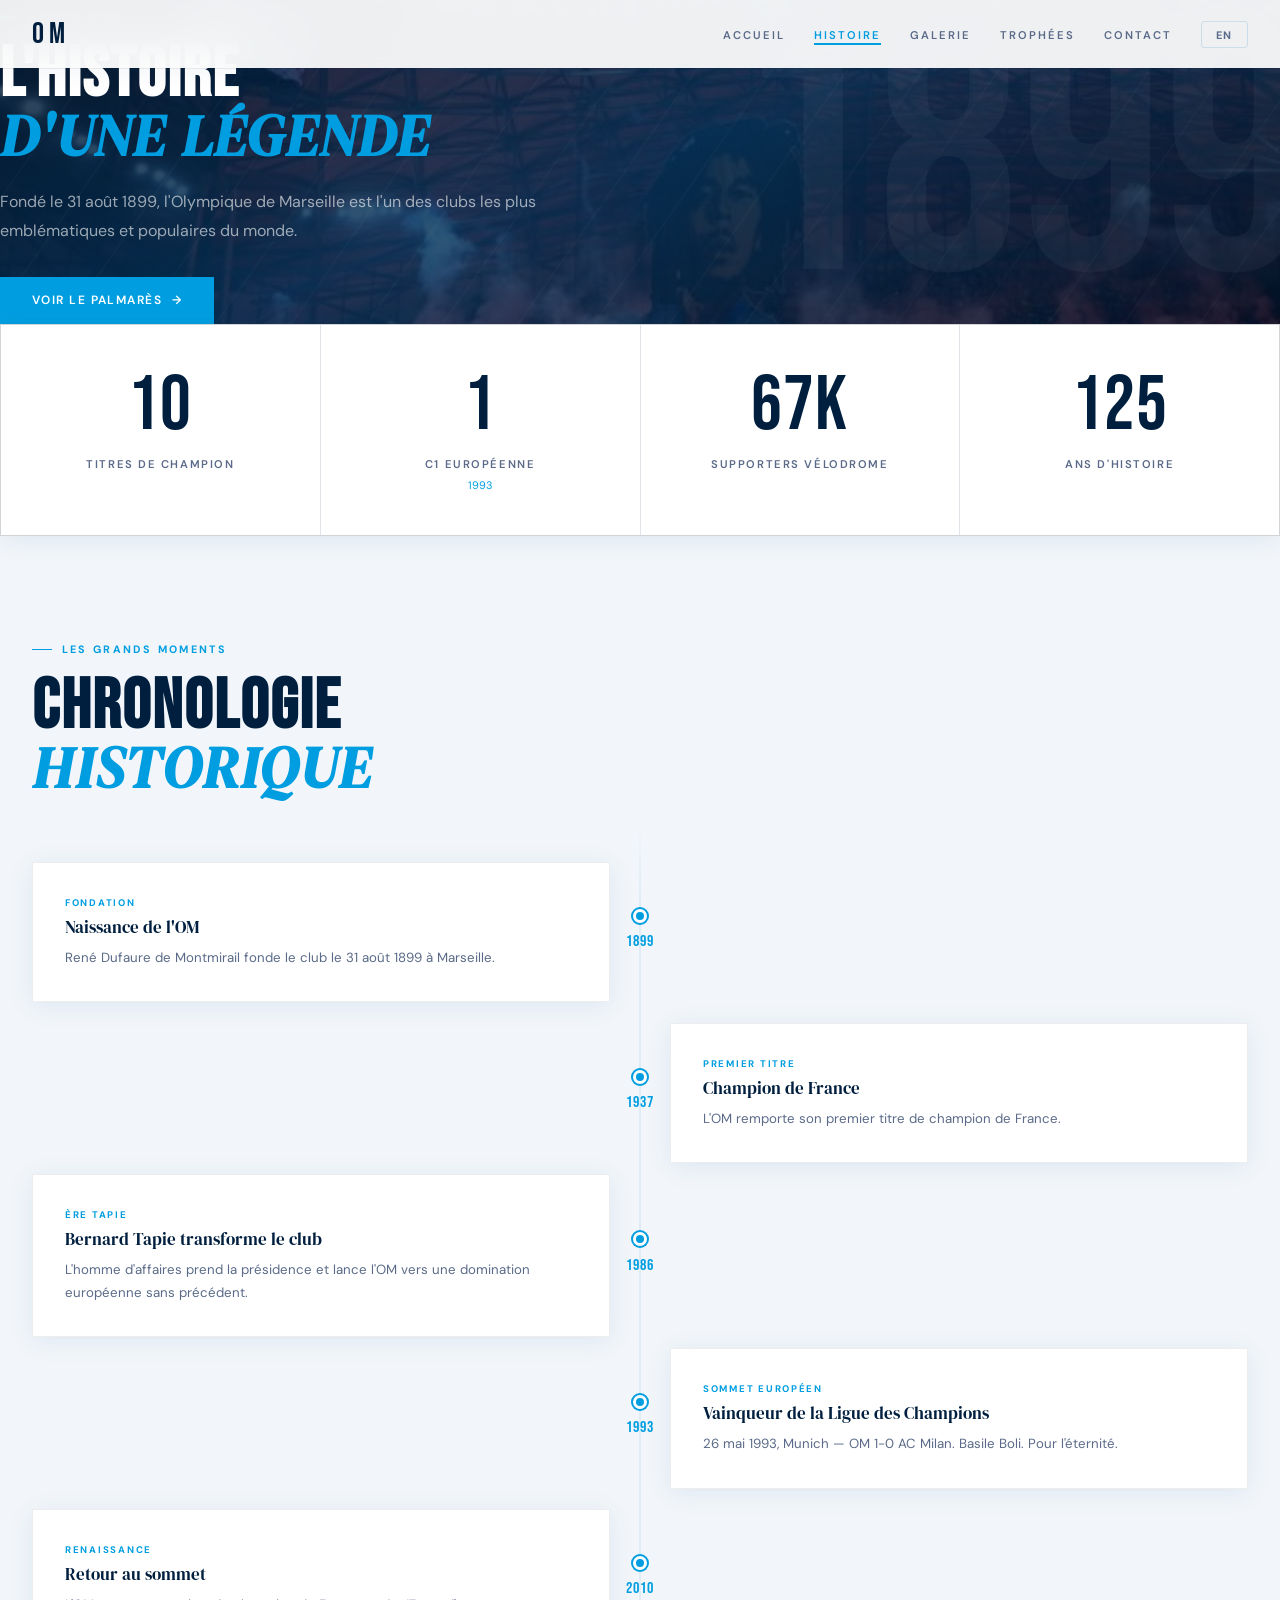
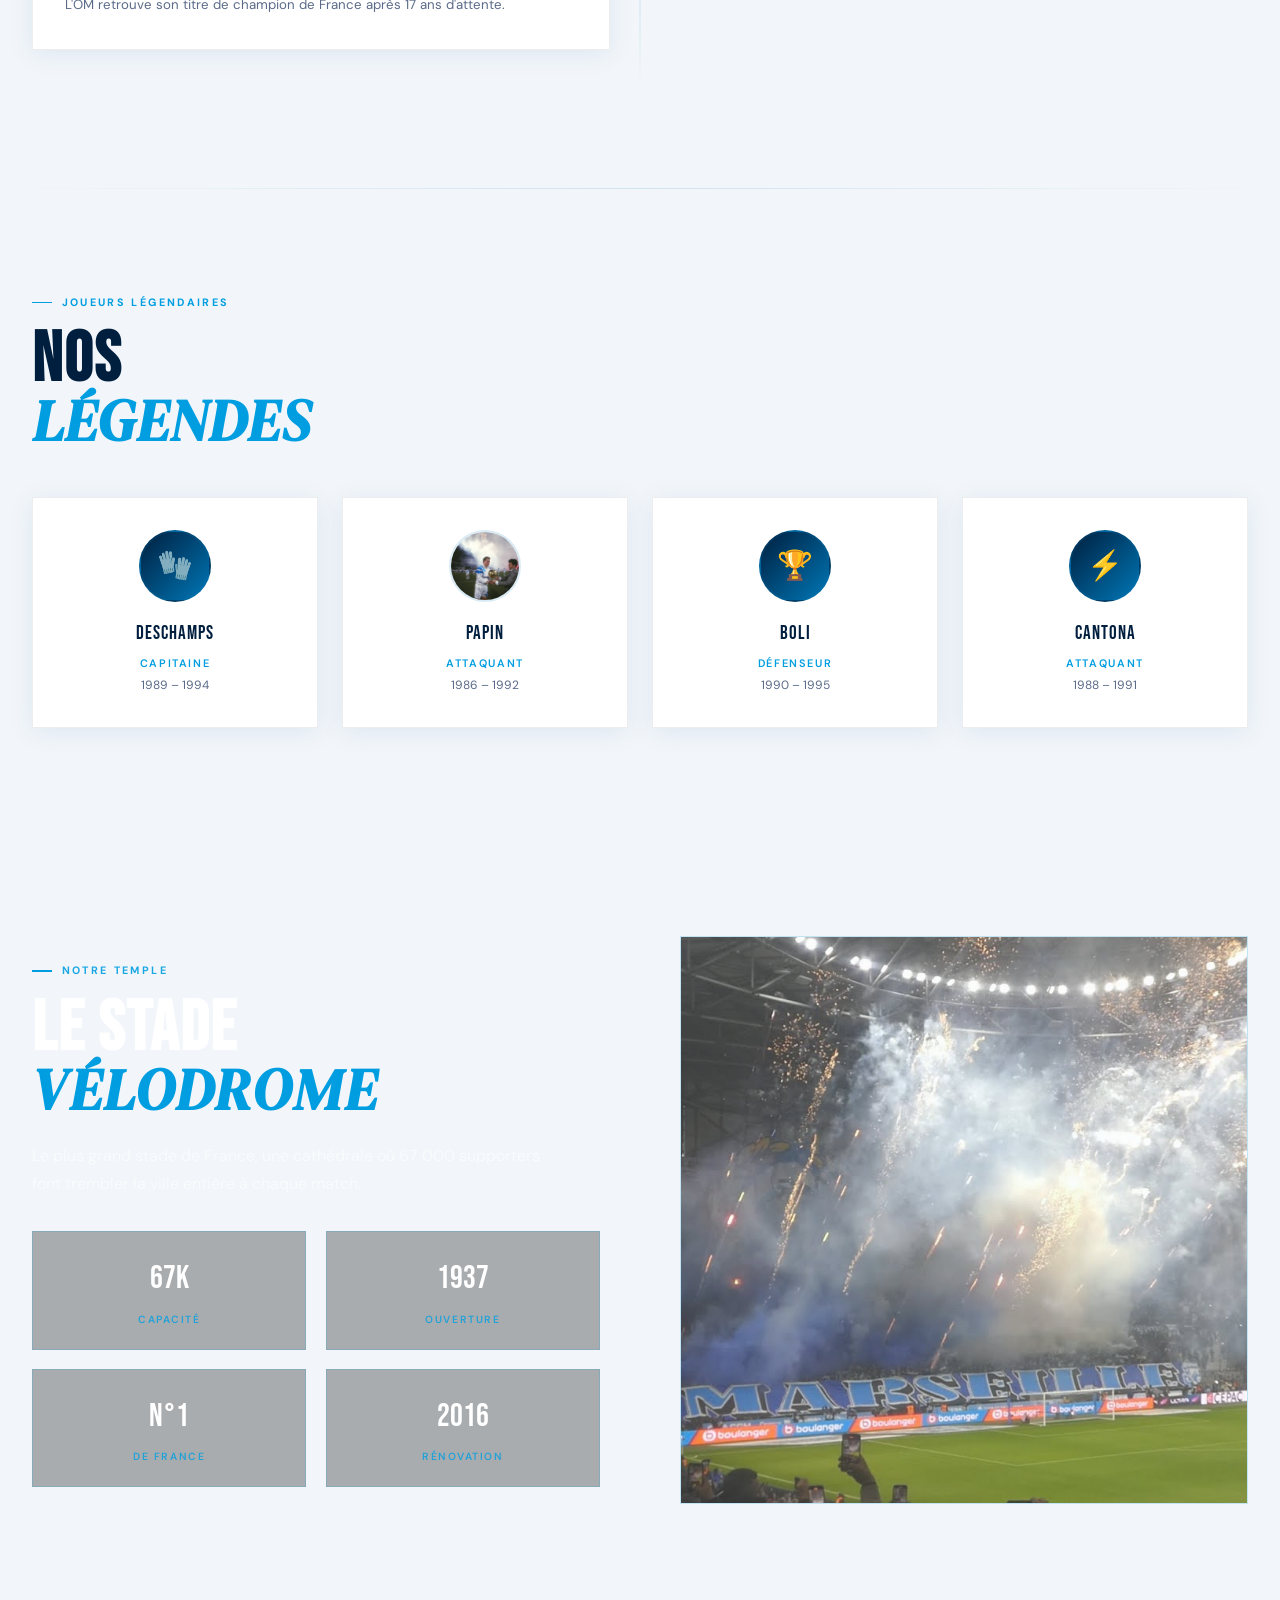
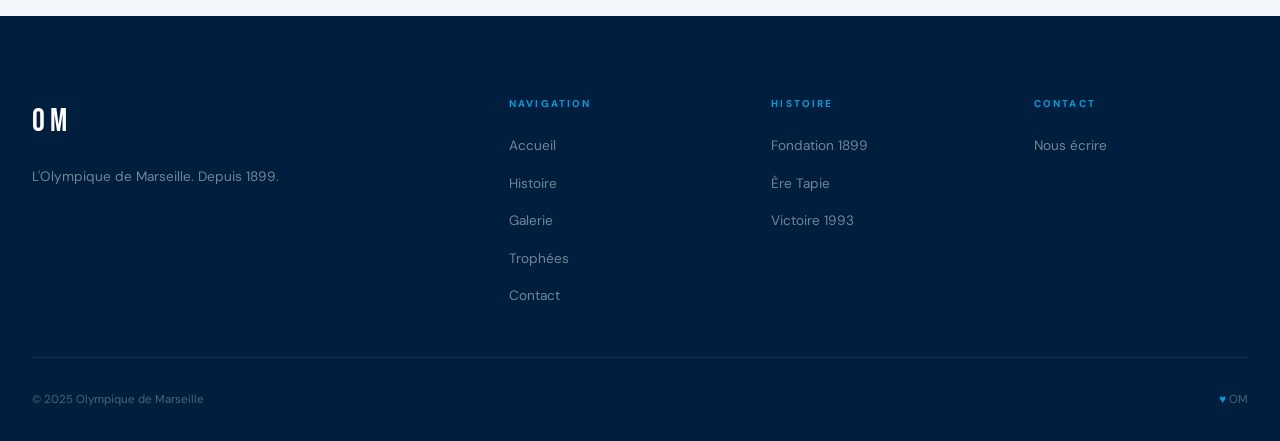
<file: om-site/about.html>
<!DOCTYPE html>
<html lang="fr">
<head>
  <meta charset="UTF-8">
  <meta name="viewport" content="width=device-width,initial-scale=1.0">
  <title>Histoire — Olympique de Marseille</title>
  <link rel="preconnect" href="https://fonts.googleapis.com">
  <link rel="preconnect" href="https://fonts.gstatic.com" crossorigin>
  <link href="https://fonts.googleapis.com/css2?family=Bebas+Neue&family=DM+Serif+Display:ital@0;1&family=DM+Sans:wght@300;400;500;600&display=swap" rel="stylesheet">
  <link rel="stylesheet" href="style.css">
  <style>
  .about-hero{position:relative;padding:calc(var(--nav-h)+5rem) 2rem 4rem;background:linear-gradient(160deg,#001229 0%,#003058 50%,#001229 100%);overflow:hidden;}
  .about-hero::before{content:'';position:absolute;inset:-100%;background:repeating-linear-gradient(-55deg,transparent 0,transparent 60px,rgba(255,255,255,.025) 60px,rgba(255,255,255,.025) 62px);animation:stripes 50s linear infinite;}
  @keyframes stripes{to{transform:translateX(124px);}}
  .about-wm{position:absolute;right:-2%;top:50%;transform:translateY(-50%);font-family:var(--fd);font-size:clamp(20vw,28vw,38vw);color:rgba(255,255,255,.04);pointer-events:none;line-height:1;}
  .about-hero .section-title,.about-hero .section-tag{position:relative;z-index:1;}
  .about-hero .section-title{color:#fff;}
  .about-hero .section-lead{color:rgba(255,255,255,.6);}

  /* TIMELINE */
  .timeline-wrap{position:relative;padding:2rem 0;}
  .timeline-wrap::before{content:'';position:absolute;left:50%;top:0;bottom:0;width:1px;background:linear-gradient(to bottom,transparent,var(--border) 10%,var(--border) 90%,transparent);transform:translateX(-50%);}
  .tl-item{display:grid;grid-template-columns:1fr 60px 1fr;align-items:center;min-height:160px;margin-bottom:1px;}
  .tl-card{background:var(--white);border:1px solid var(--border2);padding:2rem;box-shadow:var(--shadow);transition:border-color .3s,transform .3s var(--ease);}
  .tl-card:hover{border-color:var(--border);transform:translateX(-4px);}
  .tl-card-right{border-color:var(--border2);}
  .tl-card-right:hover{transform:translateX(4px);}
  .tl-empty{background:transparent;border:none;box-shadow:none;}
  .tl-mid{display:flex;flex-direction:column;align-items:center;gap:.4rem;}
  .tl-dot{width:14px;height:14px;border-radius:50%;background:var(--blue);border:3px solid var(--white);box-shadow:0 0 0 2px var(--blue);flex-shrink:0;transition:transform .3s var(--ease);}
  .tl-item:hover .tl-dot{transform:scale(1.5);}
  .tl-year{font-family:var(--fd);font-size:1rem;letter-spacing:1px;color:var(--blue);}
  .tl-tag{font-size:.6rem;font-weight:700;letter-spacing:.18em;text-transform:uppercase;color:var(--blue);margin-bottom:.4rem;display:block;}
  .tl-title{font-family:var(--fs);font-size:1.05rem;color:var(--navy);margin-bottom:.5rem;line-height:1.3;}
  .tl-text{font-size:.83rem;color:var(--muted);line-height:1.7;}

  /* LEGENDS */
  .legends-grid{display:grid;grid-template-columns:repeat(4,1fr);gap:1.5rem;margin-top:3rem;}
  .legend-card{background:var(--white);border:1px solid var(--border2);padding:2rem;text-align:center;box-shadow:var(--shadow);transition:transform .3s var(--ease),box-shadow .3s,border-color .3s;}
  .legend-card:hover{transform:translateY(-6px);box-shadow:var(--shadow2);border-color:var(--border);}
  .legend-avatar{width:72px;height:72px;border-radius:50%;background:linear-gradient(135deg,var(--navy),var(--blue-d));margin:0 auto 1rem;display:flex;align-items:center;justify-content:center;font-size:1.8rem;border:2px solid var(--border);transition:border-color .3s,box-shadow .3s;}
  .legend-card:hover .legend-avatar{border-color:var(--blue);box-shadow:0 0 20px rgba(0,158,224,.2);}
  .legend-name{font-family:var(--fd);font-size:1.2rem;letter-spacing:1px;color:var(--navy);}
  .legend-role{font-size:.68rem;font-weight:600;letter-spacing:.15em;text-transform:uppercase;color:var(--blue);margin-top:.3rem;}
  .legend-years{font-size:.75rem;color:var(--muted);margin-top:.2rem;}

  /* VELODROME */
  .velo-section{background:linear-gradient(160deg,#001229,#002a5e,#004080);padding:7rem 2rem;position:relative;overflow:hidden;background-attachment:fixed;}
  .velo-section::before{content:'';position:absolute;inset:-100%;background:repeating-linear-gradient(-55deg,transparent 0,transparent 60px,rgba(255,255,255,.02) 60px,rgba(255,255,255,.02) 62px);animation:stripes 50s linear infinite;}
  .velo-inner{max-width:var(--max);margin:0 auto;display:grid;grid-template-columns:1fr 1fr;gap:5rem;align-items:center;position:relative;}
  .velo-text .section-title{color:#fff;}
  .velo-text .section-lead{color:rgba(255,255,255,.55);}
  .velo-text .section-tag{color:rgba(0,158,224,.9);}
  .velo-visual{aspect-ratio:1;background:rgba(0,0,0,.3);border:1px solid rgba(0,158,224,.2);display:flex;align-items:center;justify-content:center;font-size:8rem;position:relative;overflow:hidden;}
  .velo-visual::before{content:'';position:absolute;inset:0;background:radial-gradient(circle at 50% 50%,rgba(0,158,224,.1),transparent 70%);}
  .velo-stats{display:grid;grid-template-columns:1fr 1fr;gap:1.2rem;margin-top:2rem;}
  .velo-stat{background:rgba(0,0,0,.3);border:1px solid rgba(0,158,224,.2);padding:1.3rem;text-align:center;}
  .velo-stat-num{font-family:var(--fd);font-size:2rem;color:#fff;}
  .velo-stat-label{font-size:.65rem;font-weight:600;letter-spacing:.15em;text-transform:uppercase;color:rgba(0,158,224,.8);margin-top:.3rem;}

  @media(max-width:1024px){.legends-grid{grid-template-columns:repeat(2,1fr);}.velo-inner{grid-template-columns:1fr;gap:3rem;}.velo-visual{aspect-ratio:2/1;}}
  @media(max-width:768px){.timeline-wrap::before{left:20px;}.tl-item{grid-template-columns:40px 1fr;gap:1rem;min-height:auto;}.tl-mid{flex-direction:row;justify-content:flex-start;}.tl-item:nth-child(odd) .tl-card:first-child,.tl-item:nth-child(even) .tl-empty{display:none;}.tl-card:hover{transform:none;}}
  @media(max-width:600px){.legends-grid{grid-template-columns:1fr 1fr;}.velo-stats{grid-template-columns:1fr 1fr;}}
  </style>
</head>
<body>

<input type="checkbox" id="lang">
<input type="checkbox" id="nav-toggle">

<div class="mobile-menu">
  <label for="nav-toggle" class="mobile-close-label">✕</label>
  <a href="index.html"><span class="fr">Accueil</span><span class="en">Home</span></a>
  <a href="about.html"><span class="fr">Histoire</span><span class="en">History</span></a>
  <a href="gallery.html"><span class="fr">Galerie</span><span class="en">Gallery</span></a>
  <a href="parallax.html"><span class="fr">Trophées</span><span class="en">Trophies</span></a>
  <a href="contact.html">Contact</a>
  <label for="lang" class="lang-label"></label>
</div>

<nav>
  <div class="nav-inner">
    <a href="index.html" class="nav-logo">OM</a>
    <ul class="nav-links">
      <li><a href="index.html"><span class="fr">Accueil</span><span class="en">Home</span></a></li>
      <li><a href="about.html" class="active"><span class="fr">Histoire</span><span class="en">History</span></a></li>
      <li><a href="gallery.html"><span class="fr">Galerie</span><span class="en">Gallery</span></a></li>
      <li><a href="parallax.html"><span class="fr">Trophées</span><span class="en">Trophies</span></a></li>
      <li><a href="contact.html">Contact</a></li>
      <li><label for="lang" class="lang-label"></label></li>
    </ul>
    <label for="nav-toggle" class="hamburger"><span></span><span></span><span></span></label>
  </div>
</nav>

<div class="about-hero" style="position:relative;">
  <img src="images/tifo.jpg" alt="Tifo Vélodrome" style="position:absolute;inset:0;width:100%;height:100%;object-fit:cover;opacity:.18;z-index:0;">
  <div class="about-wm">1899</div>
  <div class="section-tag reveal"><span class="fr">Depuis 1899</span><span class="en">Since 1899</span></div>
  <h1 class="section-title reveal">
    <span class="fr">L'HISTOIRE <em>D'UNE LÉGENDE</em></span>
    <span class="en">THE STORY <em>OF A LEGEND</em></span>
  </h1>
  <p class="section-lead reveal d1">
    <span class="fr">Fondé le 31 août 1899, l'Olympique de Marseille est l'un des clubs les plus emblématiques et populaires du monde.</span>
    <span class="en">Founded on August 31, 1899, Olympique de Marseille is one of the most iconic and popular clubs in the world.</span>
  </p>
  <div style="margin-top:2rem" class="reveal d2">
    <a href="parallax.html" class="btn btn-primary btn-arrow"><span class="fr">Voir le palmarès</span><span class="en">See honours</span></a>
  </div>
</div>

<div class="stats-grid reveal">
  <div class="stat-card"><div class="stat-num">10</div><div class="stat-label"><span class="fr">Titres de Champion</span><span class="en">Champion Titles</span></div></div>
  <div class="stat-card"><div class="stat-num">1</div><div class="stat-label"><span class="fr">C1 Européenne</span><span class="en">European C1</span></div><div class="stat-sub">1993</div></div>
  <div class="stat-card"><div class="stat-num">67k</div><div class="stat-label"><span class="fr">Supporters Vélodrome</span><span class="en">Vélodrome capacity</span></div></div>
  <div class="stat-card"><div class="stat-num">125</div><div class="stat-label"><span class="fr">Ans d'histoire</span><span class="en">Years of history</span></div></div>
</div>

<div class="section">
  <div class="section-tag reveal"><span class="fr">Les grands moments</span><span class="en">The great moments</span></div>
  <h2 class="section-title reveal">
    <span class="fr">CHRONOLOGIE <em>HISTORIQUE</em></span>
    <span class="en">HISTORIC <em>TIMELINE</em></span>
  </h2>
  <div class="timeline-wrap">

    <div class="tl-item reveal">
      <div class="tl-card">
        <span class="tl-tag"><span class="fr">Fondation</span><span class="en">Foundation</span></span>
        <div class="tl-title"><span class="fr">Naissance de l'OM</span><span class="en">Birth of OM</span></div>
        <p class="tl-text"><span class="fr">René Dufaure de Montmirail fonde le club le 31 août 1899 à Marseille.</span><span class="en">René Dufaure de Montmirail founds the club on August 31, 1899 in Marseille.</span></p>
      </div>
      <div class="tl-mid"><div class="tl-dot"></div><div class="tl-year">1899</div></div>
      <div class="tl-card tl-empty"></div>
    </div>

    <div class="tl-item reveal">
      <div class="tl-card tl-empty"></div>
      <div class="tl-mid"><div class="tl-dot"></div><div class="tl-year">1937</div></div>
      <div class="tl-card tl-card-right">
        <span class="tl-tag"><span class="fr">Premier titre</span><span class="en">First title</span></span>
        <div class="tl-title"><span class="fr">Champion de France</span><span class="en">French Champion</span></div>
        <p class="tl-text"><span class="fr">L'OM remporte son premier titre de champion de France.</span><span class="en">OM wins its first French championship title.</span></p>
      </div>
    </div>

    <div class="tl-item reveal">
      <div class="tl-card">
        <span class="tl-tag"><span class="fr">Ère Tapie</span><span class="en">Tapie era</span></span>
        <div class="tl-title"><span class="fr">Bernard Tapie transforme le club</span><span class="en">Bernard Tapie transforms the club</span></div>
        <p class="tl-text"><span class="fr">L'homme d'affaires prend la présidence et lance l'OM vers une domination européenne sans précédent.</span><span class="en">The businessman takes over and launches OM toward unprecedented European dominance.</span></p>
      </div>
      <div class="tl-mid"><div class="tl-dot"></div><div class="tl-year">1986</div></div>
      <div class="tl-card tl-empty"></div>
    </div>

    <div class="tl-item reveal">
      <div class="tl-card tl-empty"></div>
      <div class="tl-mid"><div class="tl-dot"></div><div class="tl-year">1993</div></div>
      <div class="tl-card tl-card-right">
        <span class="tl-tag"><span class="fr">Sommet européen</span><span class="en">European peak</span></span>
        <div class="tl-title"><span class="fr">Vainqueur de la Ligue des Champions</span><span class="en">Champions League winners</span></div>
        <p class="tl-text"><span class="fr">26 mai 1993, Munich — OM 1-0 AC Milan. Basile Boli. Pour l'éternité.</span><span class="en">May 26, 1993, Munich — OM 1-0 AC Milan. Basile Boli. Forever.</span></p>
      </div>
    </div>

    <div class="tl-item reveal">
      <div class="tl-card">
        <span class="tl-tag"><span class="fr">Renaissance</span><span class="en">Renaissance</span></span>
        <div class="tl-title"><span class="fr">Retour au sommet</span><span class="en">Return to the top</span></div>
        <p class="tl-text"><span class="fr">L'OM retrouve son titre de champion de France après 17 ans d'attente.</span><span class="en">OM wins its French championship title again after 17 years of waiting.</span></p>
      </div>
      <div class="tl-mid"><div class="tl-dot"></div><div class="tl-year">2010</div></div>
      <div class="tl-card tl-empty"></div>
    </div>

  </div>
</div>

<div class="divider"></div>

<div class="section">
  <div class="section-tag reveal"><span class="fr">Joueurs légendaires</span><span class="en">Legendary players</span></div>
  <h2 class="section-title reveal"><span class="fr">NOS <em>LÉGENDES</em></span><span class="en">OUR <em>LEGENDS</em></span></h2>
  <div class="legends-grid">
    <div class="legend-card reveal d1"><div class="legend-avatar">🧤</div><div class="legend-name">DESCHAMPS</div><div class="legend-role"><span class="fr">Capitaine</span><span class="en">Captain</span></div><div class="legend-years">1989 – 1994</div></div>
    <div class="legend-card reveal d2">
    <div class="legend-avatar" style="background:none;overflow:hidden;border:2px solid var(--border);">
      <img src="images/papin.jpg" alt="Jean-Pierre Papin" style="width:100%;height:100%;object-fit:cover;">
    </div>
    <div class="legend-name">PAPIN</div><div class="legend-role"><span class="fr">Attaquant</span><span class="en">Forward</span></div><div class="legend-years">1986 – 1992</div></div>
    <div class="legend-card reveal d3"><div class="legend-avatar">🏆</div><div class="legend-name">BOLI</div><div class="legend-role"><span class="fr">Défenseur</span><span class="en">Defender</span></div><div class="legend-years">1990 – 1995</div></div>
    <div class="legend-card reveal d4"><div class="legend-avatar">⚡</div><div class="legend-name">CANTONA</div><div class="legend-role"><span class="fr">Attaquant</span><span class="en">Forward</span></div><div class="legend-years">1988 – 1991</div></div>
  </div>
</div>

<div class="velo-section">
  <div class="velo-inner">
    <div class="velo-text reveal">
      <div class="section-tag"><span class="fr">Notre temple</span><span class="en">Our temple</span></div>
      <h2 class="section-title">
        <span class="fr">LE STADE <em>VÉLODROME</em></span>
        <span class="en">THE <em>VÉLODROME</em></span>
      </h2>
      <p class="section-lead">
        <span class="fr">Le plus grand stade de France, une cathédrale où 67 000 supporters font trembler la ville entière à chaque match.</span>
        <span class="en">The largest stadium in France, a cathedral where 67,000 supporters shake the entire city at every game.</span>
      </p>
      <div class="velo-stats">
        <div class="velo-stat"><div class="velo-stat-num">67k</div><div class="velo-stat-label"><span class="fr">Capacité</span><span class="en">Capacity</span></div></div>
        <div class="velo-stat"><div class="velo-stat-num">1937</div><div class="velo-stat-label"><span class="fr">Ouverture</span><span class="en">Opened</span></div></div>
        <div class="velo-stat"><div class="velo-stat-num">N°1</div><div class="velo-stat-label"><span class="fr">De France</span><span class="en">In France</span></div></div>
        <div class="velo-stat"><div class="velo-stat-num">2016</div><div class="velo-stat-label"><span class="fr">Rénovation</span><span class="en">Renovation</span></div></div>
      </div>
    </div>
    <div class="velo-visual reveal d2" style="background:none;overflow:hidden;">
    <img src="images/velodrome2.jpg" alt="Stade Vélodrome" style="position:absolute;inset:0;width:100%;height:100%;object-fit:cover;opacity:.8;">
  </div>
  </div>
</div>

<footer>
  <div class="footer-inner">
    <div class="footer-grid">
      <div><span class="footer-logo">OM</span><p class="footer-desc"><span class="fr">L'Olympique de Marseille. Depuis 1899.</span><span class="en">Olympique de Marseille. Since 1899.</span></p></div>
      <div class="footer-col"><h4><span class="fr">Navigation</span><span class="en">Navigation</span></h4><ul><li><a href="index.html"><span class="fr">Accueil</span><span class="en">Home</span></a></li><li><a href="about.html"><span class="fr">Histoire</span><span class="en">History</span></a></li><li><a href="gallery.html"><span class="fr">Galerie</span><span class="en">Gallery</span></a></li><li><a href="parallax.html"><span class="fr">Trophées</span><span class="en">Trophies</span></a></li><li><a href="contact.html">Contact</a></li></ul></div>
      <div class="footer-col"><h4><span class="fr">Histoire</span><span class="en">History</span></h4><ul><li><a href="#"><span class="fr">Fondation 1899</span><span class="en">Foundation 1899</span></a></li><li><a href="#"><span class="fr">Ère Tapie</span><span class="en">Tapie era</span></a></li><li><a href="#"><span class="fr">Victoire 1993</span><span class="en">1993 Victory</span></a></li></ul></div>
      <div class="footer-col"><h4>Contact</h4><ul><li><a href="contact.html"><span class="fr">Nous écrire</span><span class="en">Write to us</span></a></li></ul></div>
    </div>
    <div class="footer-bottom"><div>© 2025 Olympique de Marseille</div><div><span>♥</span> OM</div></div>
  </div>
</footer>

</body>
</html>
</file>
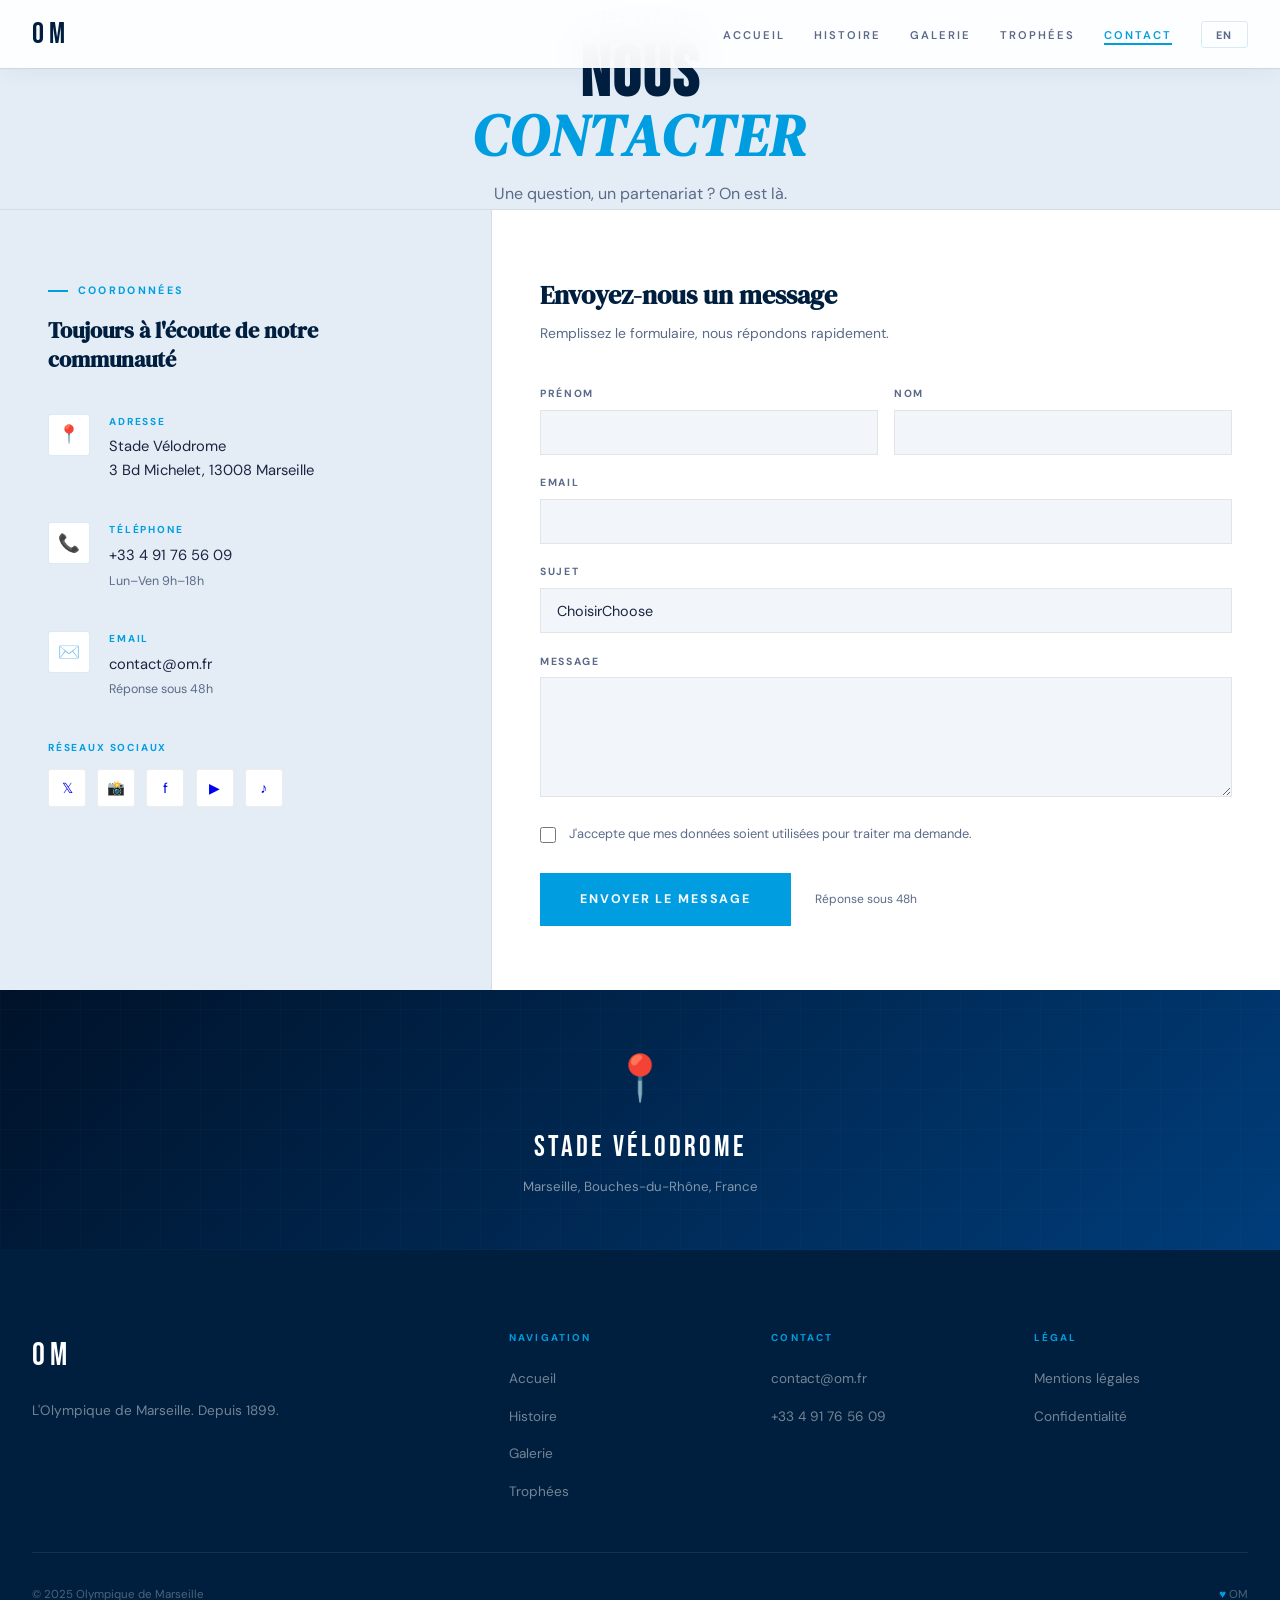
<file: om-site/contact.html>
<!DOCTYPE html>
<html lang="fr">
<head>
  <meta charset="UTF-8">
  <meta name="viewport" content="width=device-width,initial-scale=1.0">
  <title>Contact — Olympique de Marseille</title>
  <link rel="preconnect" href="https://fonts.googleapis.com">
  <link rel="preconnect" href="https://fonts.gstatic.com" crossorigin>
  <link href="https://fonts.googleapis.com/css2?family=Bebas+Neue&family=DM+Serif+Display:ital@0;1&family=DM+Sans:wght@300;400;500;600&display=swap" rel="stylesheet">
  <link rel="stylesheet" href="style.css">
  <style>
  .contact-hero{padding:calc(var(--nav-h)+5rem) 2rem 4rem;background:var(--bg2);text-align:center;border-bottom:1px solid var(--border2);}
  .contact-grid{display:grid;grid-template-columns:1fr 1.6fr;background:var(--white);}
  .info-panel{background:var(--bg2);padding:4rem 3rem;border-right:1px solid var(--border2);}
  .info-item{display:flex;gap:1.2rem;align-items:flex-start;margin-bottom:2.5rem;}
  .info-icon{width:42px;height:42px;border:1.5px solid var(--border);border-radius:3px;display:flex;align-items:center;justify-content:center;font-size:1.1rem;flex-shrink:0;background:var(--white);}
  .info-label{font-size:.63rem;font-weight:700;letter-spacing:.18em;text-transform:uppercase;color:var(--blue);margin-bottom:.3rem;}
  .info-value{font-size:.92rem;color:var(--text);line-height:1.6;}
  .info-sub{font-size:.78rem;color:var(--muted);margin-top:.2rem;}
  .social-row{display:flex;gap:.7rem;flex-wrap:wrap;margin-top:.5rem;}
  .social-link{width:38px;height:38px;border:1.5px solid var(--border2);background:var(--white);display:flex;align-items:center;justify-content:center;font-size:.9rem;text-decoration:none;border-radius:3px;transition:all .3s var(--ease);}
  .social-link:hover{border-color:var(--blue);background:rgba(0,158,224,.07);transform:translateY(-2px);}

  .form-panel{padding:4rem 3rem;}
  .form-title{font-family:var(--fs);font-size:1.6rem;color:var(--navy);margin-bottom:.4rem;}
  .form-sub{font-size:.87rem;color:var(--muted);margin-bottom:2.5rem;}
  .form-row{display:grid;grid-template-columns:1fr 1fr;gap:1rem;}
  .form-group{margin-bottom:1.2rem;}
  .form-group label{display:block;font-size:.65rem;font-weight:700;letter-spacing:.15em;text-transform:uppercase;color:var(--muted);margin-bottom:.45rem;}
  .form-group input,
  .form-group textarea,
  .form-group select{width:100%;padding:.8rem 1rem;background:var(--bg);border:1.5px solid var(--border2);color:var(--text);font-family:var(--fb);font-size:.9rem;outline:none;border-radius:0;transition:border-color .3s,box-shadow .3s;-webkit-appearance:none;}
  .form-group input:focus,
  .form-group textarea:focus,
  .form-group select:focus{border-color:var(--blue);box-shadow:0 0 0 3px rgba(0,158,224,.07);}
  .form-group textarea{resize:vertical;min-height:120px;}
  .form-check{display:flex;align-items:flex-start;gap:.8rem;margin:1rem 0 1.8rem;}
  .form-check input[type=checkbox]{width:16px;height:16px;margin-top:3px;accent-color:var(--blue);flex-shrink:0;cursor:pointer;}
  .form-check label{font-size:.8rem;color:var(--muted);line-height:1.55;cursor:pointer;}
  .form-check label a{color:var(--blue);text-decoration:none;}
  .submit-row{display:flex;align-items:center;gap:1.5rem;flex-wrap:wrap;}
  .submit-btn{background:var(--blue);color:#fff;border:none;padding:1rem 2.5rem;font-family:var(--fb);font-size:.78rem;font-weight:700;letter-spacing:.15em;text-transform:uppercase;cursor:pointer;transition:all .3s var(--ease);}
  .submit-btn:hover{background:var(--blue-d);transform:translateY(-2px);box-shadow:var(--shadow);}
  .submit-hint{font-size:.75rem;color:var(--muted);}

  /* CSS-only success: use :target or checkbox hack */
  /* We use a hidden checkbox + label submit trick */
  #form-sent{display:none;}
  #form-sent:checked ~ .contact-grid .form-wrap{display:none;}
  #form-sent:checked ~ .contact-grid .success-panel{display:flex!important;}
  .success-panel{display:none;flex-direction:column;align-items:center;justify-content:center;padding:4rem;text-align:center;}
  .success-icon{font-size:4rem;margin-bottom:1.5rem;}
  .success-title{font-family:var(--fd);font-size:2.5rem;letter-spacing:2px;color:var(--navy);margin-bottom:.8rem;}
  .success-text{color:var(--muted);font-size:.95rem;line-height:1.7;}

  /* Map placeholder */
  .map-section{height:260px;background:linear-gradient(135deg,#001229,#003D7A);display:flex;align-items:center;justify-content:center;position:relative;overflow:hidden;}
  .map-section::before{content:'';position:absolute;inset:0;background:repeating-linear-gradient(0,rgba(0,158,224,.04) 0,rgba(0,158,224,.04) 1px,transparent 1px,transparent 40px),repeating-linear-gradient(90deg,rgba(0,158,224,.04) 0,rgba(0,158,224,.04) 1px,transparent 1px,transparent 40px);}
  .map-label{position:relative;text-align:center;}
  .map-pin{font-size:2.8rem;display:block;margin-bottom:.5rem;animation:iconFloat 3s ease-in-out infinite;}
  .map-name{font-family:var(--fd);font-size:1.8rem;letter-spacing:3px;color:#fff;}
  .map-addr{font-size:.83rem;color:rgba(255,255,255,.5);margin-top:.3rem;}

  @media(max-width:900px){.contact-grid{grid-template-columns:1fr;}.info-panel{border-right:none;border-bottom:1px solid var(--border2);padding:3rem 2rem;}.form-panel{padding:3rem 2rem;}}
  @media(max-width:600px){.form-row{grid-template-columns:1fr;}.submit-row{flex-direction:column;align-items:flex-start;}}
  </style>
</head>
<body>

<input type="checkbox" id="lang">
<input type="checkbox" id="nav-toggle">
<input type="checkbox" id="form-sent">

<div class="mobile-menu">
  <label for="nav-toggle" class="mobile-close-label">✕</label>
  <a href="index.html"><span class="fr">Accueil</span><span class="en">Home</span></a>
  <a href="about.html"><span class="fr">Histoire</span><span class="en">History</span></a>
  <a href="gallery.html"><span class="fr">Galerie</span><span class="en">Gallery</span></a>
  <a href="parallax.html"><span class="fr">Trophées</span><span class="en">Trophies</span></a>
  <a href="contact.html">Contact</a>
  <label for="lang" class="lang-label"></label>
</div>

<nav>
  <div class="nav-inner">
    <a href="index.html" class="nav-logo">OM</a>
    <ul class="nav-links">
      <li><a href="index.html"><span class="fr">Accueil</span><span class="en">Home</span></a></li>
      <li><a href="about.html"><span class="fr">Histoire</span><span class="en">History</span></a></li>
      <li><a href="gallery.html"><span class="fr">Galerie</span><span class="en">Gallery</span></a></li>
      <li><a href="parallax.html"><span class="fr">Trophées</span><span class="en">Trophies</span></a></li>
      <li><a href="contact.html" class="active">Contact</a></li>
      <li><label for="lang" class="lang-label"></label></li>
    </ul>
    <label for="nav-toggle" class="hamburger"><span></span><span></span><span></span></label>
  </div>
</nav>

<div class="contact-hero">
  <div class="section-tag reveal"><span class="fr">Écrivez-nous</span><span class="en">Write to us</span></div>
  <h1 class="section-title reveal" style="margin:0 auto">
    <span class="fr">NOUS <em>CONTACTER</em></span>
    <span class="en">CONTACT <em>US</em></span>
  </h1>
  <p class="section-lead reveal d1" style="margin:1rem auto 0;text-align:center">
    <span class="fr">Une question, un partenariat ? On est là.</span>
    <span class="en">A question, a partnership? We're here.</span>
  </p>
</div>

<div class="contact-grid">
  <!-- INFO -->
  <div class="info-panel reveal">
    <div class="section-tag"><span class="fr">Coordonnées</span><span class="en">Details</span></div>
    <h2 style="font-family:var(--fs);font-size:1.4rem;color:var(--navy);margin-bottom:2.5rem;line-height:1.3">
      <span class="fr">Toujours à l'écoute de notre communauté</span>
      <span class="en">Always listening to our community</span>
    </h2>
    <div class="info-item">
      <div class="info-icon">📍</div>
      <div>
        <div class="info-label"><span class="fr">Adresse</span><span class="en">Address</span></div>
        <div class="info-value">Stade Vélodrome<br>3 Bd Michelet, 13008 Marseille</div>
      </div>
    </div>
    <div class="info-item">
      <div class="info-icon">📞</div>
      <div>
        <div class="info-label"><span class="fr">Téléphone</span><span class="en">Phone</span></div>
        <div class="info-value">+33 4 91 76 56 09</div>
        <div class="info-sub"><span class="fr">Lun–Ven 9h–18h</span><span class="en">Mon–Fri 9am–6pm</span></div>
      </div>
    </div>
    <div class="info-item">
      <div class="info-icon">✉️</div>
      <div>
        <div class="info-label">Email</div>
        <div class="info-value">contact@om.fr</div>
        <div class="info-sub"><span class="fr">Réponse sous 48h</span><span class="en">Reply within 48h</span></div>
      </div>
    </div>
    <div>
      <div class="info-label" style="margin-bottom:.8rem"><span class="fr">Réseaux sociaux</span><span class="en">Social media</span></div>
      <div class="social-row">
        <a href="#" class="social-link">𝕏</a>
        <a href="#" class="social-link">📸</a>
        <a href="#" class="social-link">f</a>
        <a href="#" class="social-link">▶</a>
        <a href="#" class="social-link">♪</a>
      </div>
    </div>
  </div>

  <!-- FORM -->
  <div class="form-panel">
    <div class="form-wrap">
      <h2 class="form-title"><span class="fr">Envoyez-nous un message</span><span class="en">Send us a message</span></h2>
      <p class="form-sub"><span class="fr">Remplissez le formulaire, nous répondons rapidement.</span><span class="en">Fill out the form, we reply quickly.</span></p>
      <form action="#" method="post">
        <div class="form-row">
          <div class="form-group">
            <label><span class="fr">Prénom</span><span class="en">First name</span></label>
            <input type="text" required>
          </div>
          <div class="form-group">
            <label><span class="fr">Nom</span><span class="en">Last name</span></label>
            <input type="text" required>
          </div>
        </div>
        <div class="form-group">
          <label>Email</label>
          <input type="email" required>
        </div>
        <div class="form-group">
          <label><span class="fr">Sujet</span><span class="en">Subject</span></label>
          <select required>
            <option value="" disabled selected><span class="fr">Choisir</span><span class="en">Choose</span></option>
            <option><span class="fr">Question générale</span><span class="en">General question</span></option>
            <option><span class="fr">Partenariat</span><span class="en">Partnership</span></option>
            <option><span class="fr">Presse</span><span class="en">Press</span></option>
            <option><span class="fr">Billetterie</span><span class="en">Ticketing</span></option>
          </select>
        </div>
        <div class="form-group">
          <label>Message</label>
          <textarea required></textarea>
        </div>
        <div class="form-check">
          <input type="checkbox" id="consent" required>
          <label for="consent">
            <span class="fr">J'accepte que mes données soient utilisées pour traiter ma demande.</span>
            <span class="en">I agree my data will be used to process my request.</span>
          </label>
        </div>
        <div class="submit-row">
          <!-- Pure CSS success: label acts as submit, checks #form-sent -->
          <label for="form-sent" class="submit-btn" style="display:inline-flex;align-items:center;cursor:pointer">
            <span class="fr">Envoyer le message</span>
            <span class="en">Send message</span>
          </label>
          <span class="submit-hint"><span class="fr">Réponse sous 48h</span><span class="en">Reply within 48h</span></span>
        </div>
      </form>
    </div>
    <div class="success-panel">
      <div class="success-icon">✅</div>
      <div class="success-title"><span class="fr">MESSAGE ENVOYÉ !</span><span class="en">MESSAGE SENT!</span></div>
      <p class="success-text"><span class="fr">Merci ! Nous vous répondrons dans les plus brefs délais. Allez l'OM !</span><span class="en">Thank you! We'll get back to you as soon as possible. Allez l'OM!</span></p>
    </div>
  </div>
</div>

<div class="map-section">
  <div class="map-label">
    <span class="map-pin">📍</span>
    <div class="map-name">STADE VÉLODROME</div>
    <div class="map-addr">Marseille, Bouches-du-Rhône, France</div>
  </div>
</div>

<footer>
  <div class="footer-inner">
    <div class="footer-grid">
      <div><span class="footer-logo">OM</span><p class="footer-desc"><span class="fr">L'Olympique de Marseille. Depuis 1899.</span><span class="en">Olympique de Marseille. Since 1899.</span></p></div>
      <div class="footer-col"><h4><span class="fr">Navigation</span><span class="en">Navigation</span></h4><ul><li><a href="index.html"><span class="fr">Accueil</span><span class="en">Home</span></a></li><li><a href="about.html"><span class="fr">Histoire</span><span class="en">History</span></a></li><li><a href="gallery.html"><span class="fr">Galerie</span><span class="en">Gallery</span></a></li><li><a href="parallax.html"><span class="fr">Trophées</span><span class="en">Trophies</span></a></li></ul></div>
      <div class="footer-col"><h4>Contact</h4><ul><li><a href="#">contact@om.fr</a></li><li><a href="#">+33 4 91 76 56 09</a></li></ul></div>
      <div class="footer-col"><h4><span class="fr">Légal</span><span class="en">Legal</span></h4><ul><li><a href="#"><span class="fr">Mentions légales</span><span class="en">Legal notices</span></a></li><li><a href="#"><span class="fr">Confidentialité</span><span class="en">Privacy</span></a></li></ul></div>
    </div>
    <div class="footer-bottom"><div>© 2025 Olympique de Marseille</div><div><span>♥</span> OM</div></div>
  </div>
</footer>

</body>
</html>
</file>
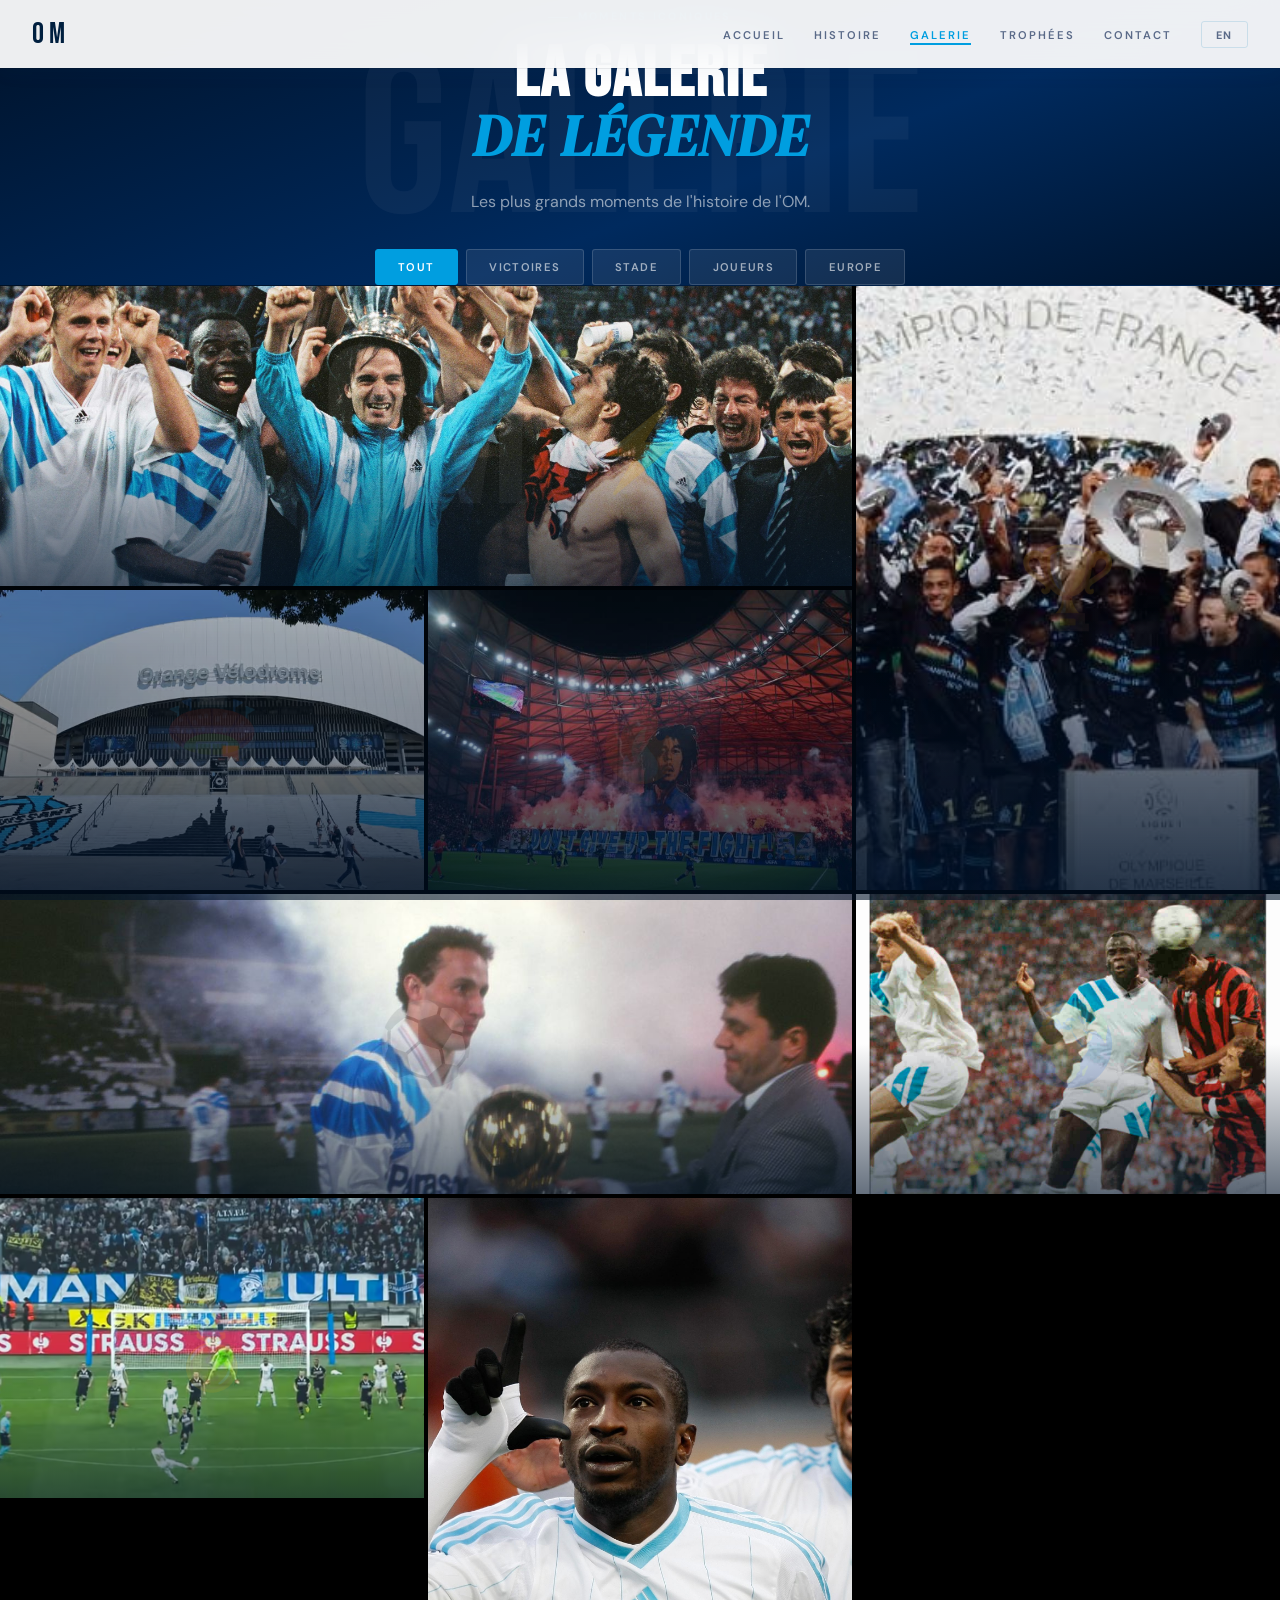
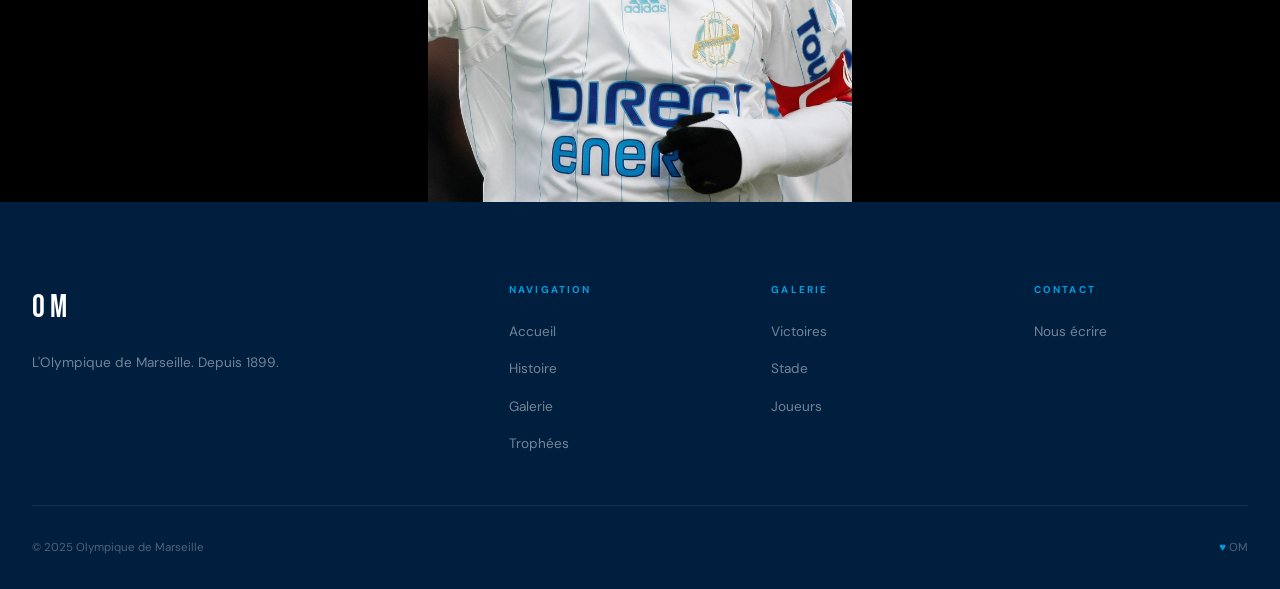
<file: om-site/gallery.html>
<!DOCTYPE html>
<html lang="fr">
<head>
  <meta charset="UTF-8">
  <meta name="viewport" content="width=device-width,initial-scale=1.0">
  <title>Galerie — Olympique de Marseille</title>
  <link rel="preconnect" href="https://fonts.googleapis.com">
  <link rel="preconnect" href="https://fonts.gstatic.com" crossorigin>
  <link href="https://fonts.googleapis.com/css2?family=Bebas+Neue&family=DM+Serif+Display:ital@0;1&family=DM+Sans:wght@300;400;500;600&display=swap" rel="stylesheet">
  <link rel="stylesheet" href="style.css">
  <style>
  /* Hero réduit pour que la grille soit plus haute */
  .gallery-hero{padding:calc(var(--nav-h)+3.5rem) 2rem 3rem;text-align:center;background:linear-gradient(160deg,#001229 0%,#002a5e 60%,#001229 100%);border-bottom:1px solid var(--border2);position:relative;overflow:hidden;}
  .gallery-hero::before{content:'GALERIE';position:absolute;top:50%;left:50%;transform:translate(-50%,-50%);font-family:var(--fd);font-size:18vw;color:rgba(255,255,255,.04);pointer-events:none;white-space:nowrap;line-height:1;}
  .gallery-hero .section-title{color:#fff;position:relative;}
  .gallery-hero .section-tag{color:rgba(0,158,224,.9);position:relative;}
  .gallery-hero .section-lead{color:rgba(255,255,255,.55);position:relative;}

  /* CSS-only filter tabs via radio inputs */
  .filter-inputs{display:none;}
  .filter-tabs{display:flex;align-items:center;justify-content:center;gap:.5rem;flex-wrap:wrap;margin:2rem 0 0;position:relative;}
  .filter-tab{background:rgba(255,255,255,.08);border:1.5px solid rgba(255,255,255,.15);color:rgba(255,255,255,.6);padding:.5rem 1.4rem;font-family:var(--fb);font-size:.7rem;font-weight:600;letter-spacing:.12em;text-transform:uppercase;cursor:pointer;border-radius:3px;transition:all .3s var(--ease);user-select:none;}
  .filter-tab:hover{border-color:var(--blue);color:var(--blue);}

  /* Active states */
  #f-all:checked ~ .gallery-section .filter-tabs label[for="f-all"],
  #f-victoires:checked ~ .gallery-section .filter-tabs label[for="f-victoires"],
  #f-stade:checked ~ .gallery-section .filter-tabs label[for="f-stade"],
  #f-joueurs:checked ~ .gallery-section .filter-tabs label[for="f-joueurs"],
  #f-europe:checked ~ .gallery-section .filter-tabs label[for="f-europe"]{
    background:var(--blue);border-color:var(--blue);color:#fff;
  }

  /* GALLERY GRID — dense auto-placement, pas de trous */
  .gallery-grid{
    display:grid;
    grid-template-columns:repeat(3,1fr);
    grid-auto-rows:300px;
    gap:4px;
    background:#000;
    padding:0;
    grid-auto-flow:dense; /* ← clé pour éviter les trous */
  }
  .g-item{position:relative;overflow:hidden;cursor:pointer;}
  .g-item.span-2{grid-column:span 2;}
  .g-item.span-tall{grid-row:span 2;}

  /* Quand un filtre est actif, les items cachés sont retirés du flux */
  .g-item{display:block;}
  #f-victoires:checked ~ .gallery-section .g-item{display:none;}
  #f-victoires:checked ~ .gallery-section .g-item[data-cat="victoires"]{display:block;grid-column:span 1;grid-row:span 1;}
  #f-stade:checked ~ .gallery-section .g-item{display:none;}
  #f-stade:checked ~ .gallery-section .g-item[data-cat="stade"]{display:block;grid-column:span 1;grid-row:span 1;}
  #f-joueurs:checked ~ .gallery-section .g-item{display:none;}
  #f-joueurs:checked ~ .gallery-section .g-item[data-cat="joueurs"]{display:block;grid-column:span 1;grid-row:span 1;}
  #f-europe:checked ~ .gallery-section .g-item{display:none;}
  #f-europe:checked ~ .gallery-section .g-item[data-cat="europe"]{display:block;grid-column:span 1;grid-row:span 1;}

  /* Image dans chaque item : couvre tout */
  .g-bg{position:absolute;inset:0;overflow:hidden;}
  .g-bg img{width:100%;height:100%;object-fit:cover;display:block;transition:transform .7s var(--ease);}
  .g-item:hover .g-bg img{transform:scale(1.08);}

  /* Gradient backgrounds fallback */
  .g-bg-a{background:linear-gradient(135deg,#001229,#0077B6,#009EE0);}
  .g-bg-b{background:linear-gradient(135deg,#1a0030,#4a0060,#7b2d8b);}
  .g-bg-c{background:linear-gradient(135deg,#001229,#003058);}
  .g-bg-d{background:linear-gradient(135deg,#0d2a0d,#1a5e1a);}
  .g-bg-e{background:linear-gradient(135deg,#2a1a00,#c9a84c);}
  .g-bg-f{background:linear-gradient(135deg,#1a0000,#b22222);}
  .g-bg-g{background:linear-gradient(135deg,#001229,#009EE0);}
  .g-bg-h{background:linear-gradient(135deg,#0d0d2a,#3d3d8b);}
  .g-bg-i{background:linear-gradient(135deg,#001229,#003060);}

  /* Overlay hover */
  .g-overlay{position:absolute;inset:0;background:linear-gradient(to top,rgba(0,18,41,.92) 0%,rgba(0,18,41,.2) 50%,rgba(0,18,41,.1) 100%);opacity:0;transition:opacity .4s;}
  .g-item:hover .g-overlay{opacity:1;}

  /* Permanent subtle vignette so content is always readable */
  .g-vignette{position:absolute;inset:0;background:linear-gradient(to top,rgba(0,18,41,.6) 0%,transparent 50%);}

  /* Content always visible at bottom */
  .g-content{position:absolute;bottom:0;left:0;right:0;padding:1.6rem;transform:translateY(6px);opacity:0;transition:all .4s var(--ease);}
  .g-item:hover .g-content{transform:translateY(0);opacity:1;}
  .g-tag{font-size:.6rem;font-weight:700;letter-spacing:.2em;text-transform:uppercase;color:var(--blue);display:block;margin-bottom:.35rem;}
  .g-title{font-family:var(--fs);font-size:1.05rem;color:#fff;line-height:1.3;}
  .g-year{font-size:.72rem;color:rgba(255,255,255,.5);margin-top:.3rem;}

  /* Icon watermark */
  .g-icon{position:absolute;top:50%;left:50%;transform:translate(-50%,-50%);font-size:5rem;opacity:.15;pointer-events:none;transition:opacity .4s,transform .4s var(--ease);}
  .g-item:hover .g-icon{opacity:.06;transform:translate(-50%,-50%) scale(1.15);}

  /* OM watermark in first cell */
  .g-wm{position:absolute;inset:0;display:flex;align-items:center;justify-content:center;font-family:var(--fd);font-size:14rem;color:rgba(255,255,255,.06);pointer-events:none;line-height:1;}

  /* ── RIPPLE ── */
  .ripple-overlay{position:fixed;inset:0;pointer-events:none;z-index:9999;overflow:hidden;}
  @keyframes rippleExpand{
    0%{transform:translate(-50%,-50%) scale(0);opacity:.55;}
    60%{opacity:.2;}
    100%{transform:translate(-50%,-50%) scale(1);opacity:0;}
  }
  .ripple-circle{
    position:absolute;width:120px;height:120px;border-radius:50%;
    background:radial-gradient(circle,rgba(0,158,224,.7) 0%,rgba(0,119,182,.3) 50%,transparent 100%);
    animation:rippleExpand .7s var(--ease) forwards;pointer-events:none;
  }
  @keyframes flashBurst{
    0%{opacity:0;transform:translate(-50%,-50%) scale(0);}
    15%{opacity:1;transform:translate(-50%,-50%) scale(.15);}
    100%{opacity:0;transform:translate(-50%,-50%) scale(1);}
  }
  .ripple-burst{
    position:absolute;width:40px;height:40px;border-radius:50%;
    border:2px solid rgba(0,158,224,.9);
    animation:flashBurst .6s var(--ease) forwards;pointer-events:none;
  }

  @media(max-width:900px){
    .gallery-grid{grid-template-columns:repeat(2,1fr);grid-auto-rows:240px;}
    .g-item.span-2{grid-column:span 1;}
  }
  @media(max-width:560px){
    .gallery-grid{grid-template-columns:1fr;grid-auto-rows:220px;}
    .g-item.span-tall{grid-row:span 1;}
  }
  </style>
</head>
<body>

<div class="ripple-overlay" id="ripple-overlay"></div>

<input type="checkbox" id="lang">
<input type="checkbox" id="nav-toggle">

<!-- Filter radios — AVANT .gallery-section pour les sélecteurs CSS ~ -->
<input type="radio" name="filter" id="f-all" class="filter-inputs" checked>
<input type="radio" name="filter" id="f-victoires" class="filter-inputs">
<input type="radio" name="filter" id="f-stade" class="filter-inputs">
<input type="radio" name="filter" id="f-joueurs" class="filter-inputs">
<input type="radio" name="filter" id="f-europe" class="filter-inputs">

<div class="mobile-menu">
  <label for="nav-toggle" class="mobile-close-label">✕</label>
  <a href="index.html"><span class="fr">Accueil</span><span class="en">Home</span></a>
  <a href="about.html"><span class="fr">Histoire</span><span class="en">History</span></a>
  <a href="gallery.html"><span class="fr">Galerie</span><span class="en">Gallery</span></a>
  <a href="parallax.html"><span class="fr">Trophées</span><span class="en">Trophies</span></a>
  <a href="contact.html">Contact</a>
  <label for="lang" class="lang-label"></label>
</div>

<nav>
  <div class="nav-inner">
    <a href="index.html" class="nav-logo">OM</a>
    <ul class="nav-links">
      <li><a href="index.html"><span class="fr">Accueil</span><span class="en">Home</span></a></li>
      <li><a href="about.html"><span class="fr">Histoire</span><span class="en">History</span></a></li>
      <li><a href="gallery.html" class="active"><span class="fr">Galerie</span><span class="en">Gallery</span></a></li>
      <li><a href="parallax.html"><span class="fr">Trophées</span><span class="en">Trophies</span></a></li>
      <li><a href="contact.html">Contact</a></li>
      <li><label for="lang" class="lang-label"></label></li>
    </ul>
    <label for="nav-toggle" class="hamburger"><span></span><span></span><span></span></label>
  </div>
</nav>

<!-- Tout dans .gallery-section pour que les sélecteurs ~ fonctionnent -->
<div class="gallery-section">

  <div class="gallery-hero">
    <div class="section-tag reveal"><span class="fr">Moments iconiques</span><span class="en">Iconic moments</span></div>
    <h1 class="section-title reveal">
      <span class="fr">LA GALERIE <em>DE LÉGENDE</em></span>
      <span class="en">THE LEGEND <em>GALLERY</em></span>
    </h1>
    <p class="section-lead reveal d1" style="margin:0 auto;text-align:center">
      <span class="fr">Les plus grands moments de l'histoire de l'OM.</span>
      <span class="en">The greatest moments in OM's history.</span>
    </p>
    <div class="filter-tabs reveal d2">
      <label for="f-all" class="filter-tab"><span class="fr">Tout</span><span class="en">All</span></label>
      <label for="f-victoires" class="filter-tab"><span class="fr">Victoires</span><span class="en">Victories</span></label>
      <label for="f-stade" class="filter-tab"><span class="fr">Stade</span><span class="en">Stadium</span></label>
      <label for="f-joueurs" class="filter-tab"><span class="fr">Joueurs</span><span class="en">Players</span></label>
      <label for="f-europe" class="filter-tab">Europe</label>
    </div>
  </div>

  <div class="gallery-grid">
    <div class="g-item span-2" data-cat="europe">
      <div class="g-bg g-bg-a"><img src="images/ldc.jpg" alt="Ligue des Champions 1993"></div>
      <div class="g-wm">OM</div>
      <div class="g-vignette"></div>
      <div class="g-overlay"></div>
      <div class="g-content">
        <span class="g-tag">Europe</span>
        <div class="g-title"><span class="fr">Ligue des Champions 1993 — La nuit de Munich</span><span class="en">1993 Champions League — The Munich night</span></div>
        <div class="g-year">26 Mai 1993</div>
      </div>
    </div>

    <div class="g-item span-tall" data-cat="victoires">
      <div class="g-bg g-bg-b"><img src="images/ligue1.jpg" alt="Ligue 1"></div>
      <div class="g-icon">🏆</div>
      <div class="g-vignette"></div>
      <div class="g-overlay"></div>
      <div class="g-content">
        <span class="g-tag"><span class="fr">Victoires</span><span class="en">Victories</span></span>
        <div class="g-title"><span class="fr">10 Titres de Champion de France</span><span class="en">10 French Champion Titles</span></div>
        <div class="g-year">1937 – 2010</div>
      </div>
    </div>

    <div class="g-item" data-cat="stade">
      <div class="g-bg g-bg-c"><img src="images/velodrome.avif" alt="Vélodrome"></div>
      <div class="g-icon">🏟️</div>
      <div class="g-vignette"></div>
      <div class="g-overlay"></div>
      <div class="g-content">
        <span class="g-tag"><span class="fr">Stade</span><span class="en">Stadium</span></span>
        <div class="g-title"><span class="fr">Le Vélodrome — 67 000 âmes</span><span class="en">The Vélodrome — 67,000 souls</span></div>
      </div>
    </div>

    <div class="g-item" data-cat="stade">
      <div class="g-bg g-bg-d"><img src="images/tifo.jpg" alt="Tifo"></div>
      <div class="g-icon">🔥</div>
      <div class="g-vignette"></div>
      <div class="g-overlay"></div>
      <div class="g-content">
        <span class="g-tag"><span class="fr">Supporters</span><span class="en">Supporters</span></span>
        <div class="g-title"><span class="fr">L'ambiance unique du Vélodrome</span><span class="en">The unique Vélodrome atmosphere</span></div>
      </div>
    </div>

    <div class="g-item span-2" data-cat="joueurs">
      <div class="g-bg g-bg-e"><img src="images/papin.jpg" alt="Papin"></div>
      <div class="g-icon">⚽</div>
      <div class="g-vignette"></div>
      <div class="g-overlay"></div>
      <div class="g-content">
        <span class="g-tag"><span class="fr">Joueurs</span><span class="en">Players</span></span>
        <div class="g-title"><span class="fr">Deschamps, Papin, Boli — Les légendes</span><span class="en">Deschamps, Papin, Boli — The legends</span></div>
      </div>
    </div>

    <div class="g-item" data-cat="europe">
      <div class="g-bg g-bg-f"><img src="images/ldc2.jpg" alt="LDC"></div>
      <div class="g-icon">🌍</div>
      <div class="g-vignette"></div>
      <div class="g-overlay"></div>
      <div class="g-content">
        <span class="g-tag">Europe</span>
        <div class="g-title"><span class="fr">Supercoupe d'Europe 1993</span><span class="en">1993 European Super Cup</span></div>
      </div>
    </div>

    <div class="g-item" data-cat="victoires">
      <div class="g-bg g-bg-g"><img src="images/payetbut.jpg" alt="But"></div>
      <div class="g-icon">🥇</div>
      <div class="g-vignette"></div>
      <div class="g-overlay"></div>
      <div class="g-content">
        <span class="g-tag"><span class="fr">Victoires</span><span class="en">Victories</span></span>
        <div class="g-title"><span class="fr">10 Coupes de France</span><span class="en">10 French Cups</span></div>
      </div>
    </div>

    <div class="g-item span-tall" data-cat="joueurs">
      <div class="g-bg g-bg-h"><img src="images/niang.jpg" alt="But"></div></div>
      <div class="g-icon">⚡</div>
      <div class="g-vignette"></div>
      <div class="g-overlay"></div>
      <div class="g-content">
        <span class="g-tag"><span class="fr">Légende</span><span class="en">Legend</span></span>
        <div class="g-title"><span class="fr">Cantona — La légende marseillaise</span><span class="en">Cantona — The Marseille legend</span></div>
        <div class="g-year">1988 – 1991</div>
      </div>
    </div>

    <div class="g-item" data-cat="stade">
      <div class="g-bg g-bg-i"><img src="images/velodrome2.jpg" alt="Vélodrome by night"></div>
      <div class="g-icon">🌙</div>
      <div class="g-vignette"></div>
      <div class="g-overlay"></div>
      <div class="g-content">
        <span class="g-tag"><span class="fr">Stade</span><span class="en">Stadium</span></span>
        <div class="g-title"><span class="fr">Le Vélodrome by night</span><span class="en">Vélodrome by night</span></div>
      </div>
    </div>
  </div>

</div><!-- /.gallery-section -->

<footer>
  <div class="footer-inner">
    <div class="footer-grid">
      <div><span class="footer-logo">OM</span><p class="footer-desc"><span class="fr">L'Olympique de Marseille. Depuis 1899.</span><span class="en">Olympique de Marseille. Since 1899.</span></p></div>
      <div class="footer-col"><h4><span class="fr">Navigation</span><span class="en">Navigation</span></h4><ul><li><a href="index.html"><span class="fr">Accueil</span><span class="en">Home</span></a></li><li><a href="about.html"><span class="fr">Histoire</span><span class="en">History</span></a></li><li><a href="gallery.html"><span class="fr">Galerie</span><span class="en">Gallery</span></a></li><li><a href="parallax.html"><span class="fr">Trophées</span><span class="en">Trophies</span></a></li></ul></div>
      <div class="footer-col"><h4><span class="fr">Galerie</span><span class="en">Gallery</span></h4><ul><li><a href="#"><span class="fr">Victoires</span><span class="en">Victories</span></a></li><li><a href="#">Stade</a></li><li><a href="#"><span class="fr">Joueurs</span><span class="en">Players</span></a></li></ul></div>
      <div class="footer-col"><h4>Contact</h4><ul><li><a href="contact.html"><span class="fr">Nous écrire</span><span class="en">Write to us</span></a></li></ul></div>
    </div>
    <div class="footer-bottom"><div>© 2025 Olympique de Marseille</div><div><span>♥</span> OM</div></div>
  </div>
</footer>

<script>
(function(){
  const overlay = document.getElementById('ripple-overlay');
  document.addEventListener('click', function(e){
    const r = document.createElement('div');
    r.className = 'ripple-circle';
    r.style.left = e.clientX + 'px';
    r.style.top  = e.clientY + 'px';
    overlay.appendChild(r);
    const b = document.createElement('div');
    b.className = 'ripple-burst';
    b.style.left = e.clientX + 'px';
    b.style.top  = e.clientY + 'px';
    overlay.appendChild(b);
    setTimeout(()=>{ r.remove(); b.remove(); }, 800);
  });
})();
</script>

</body>
</html>
</file>
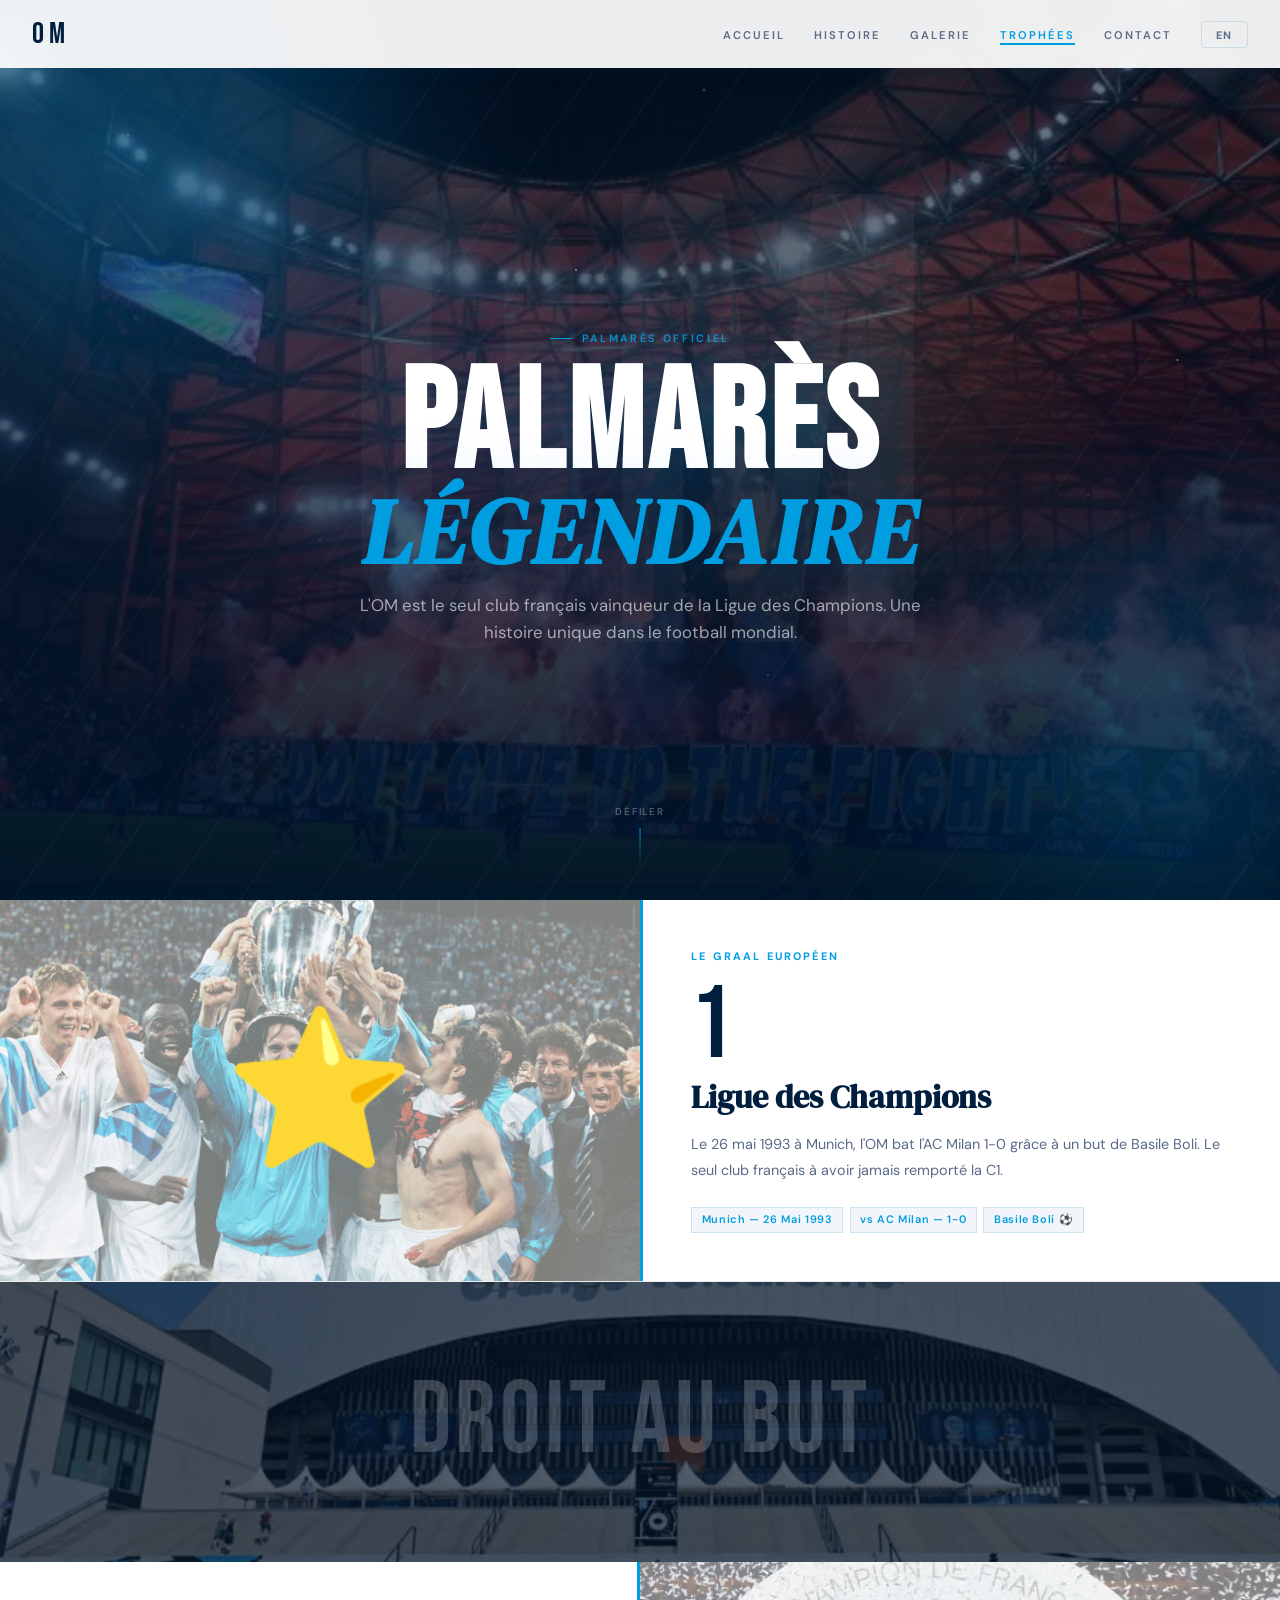
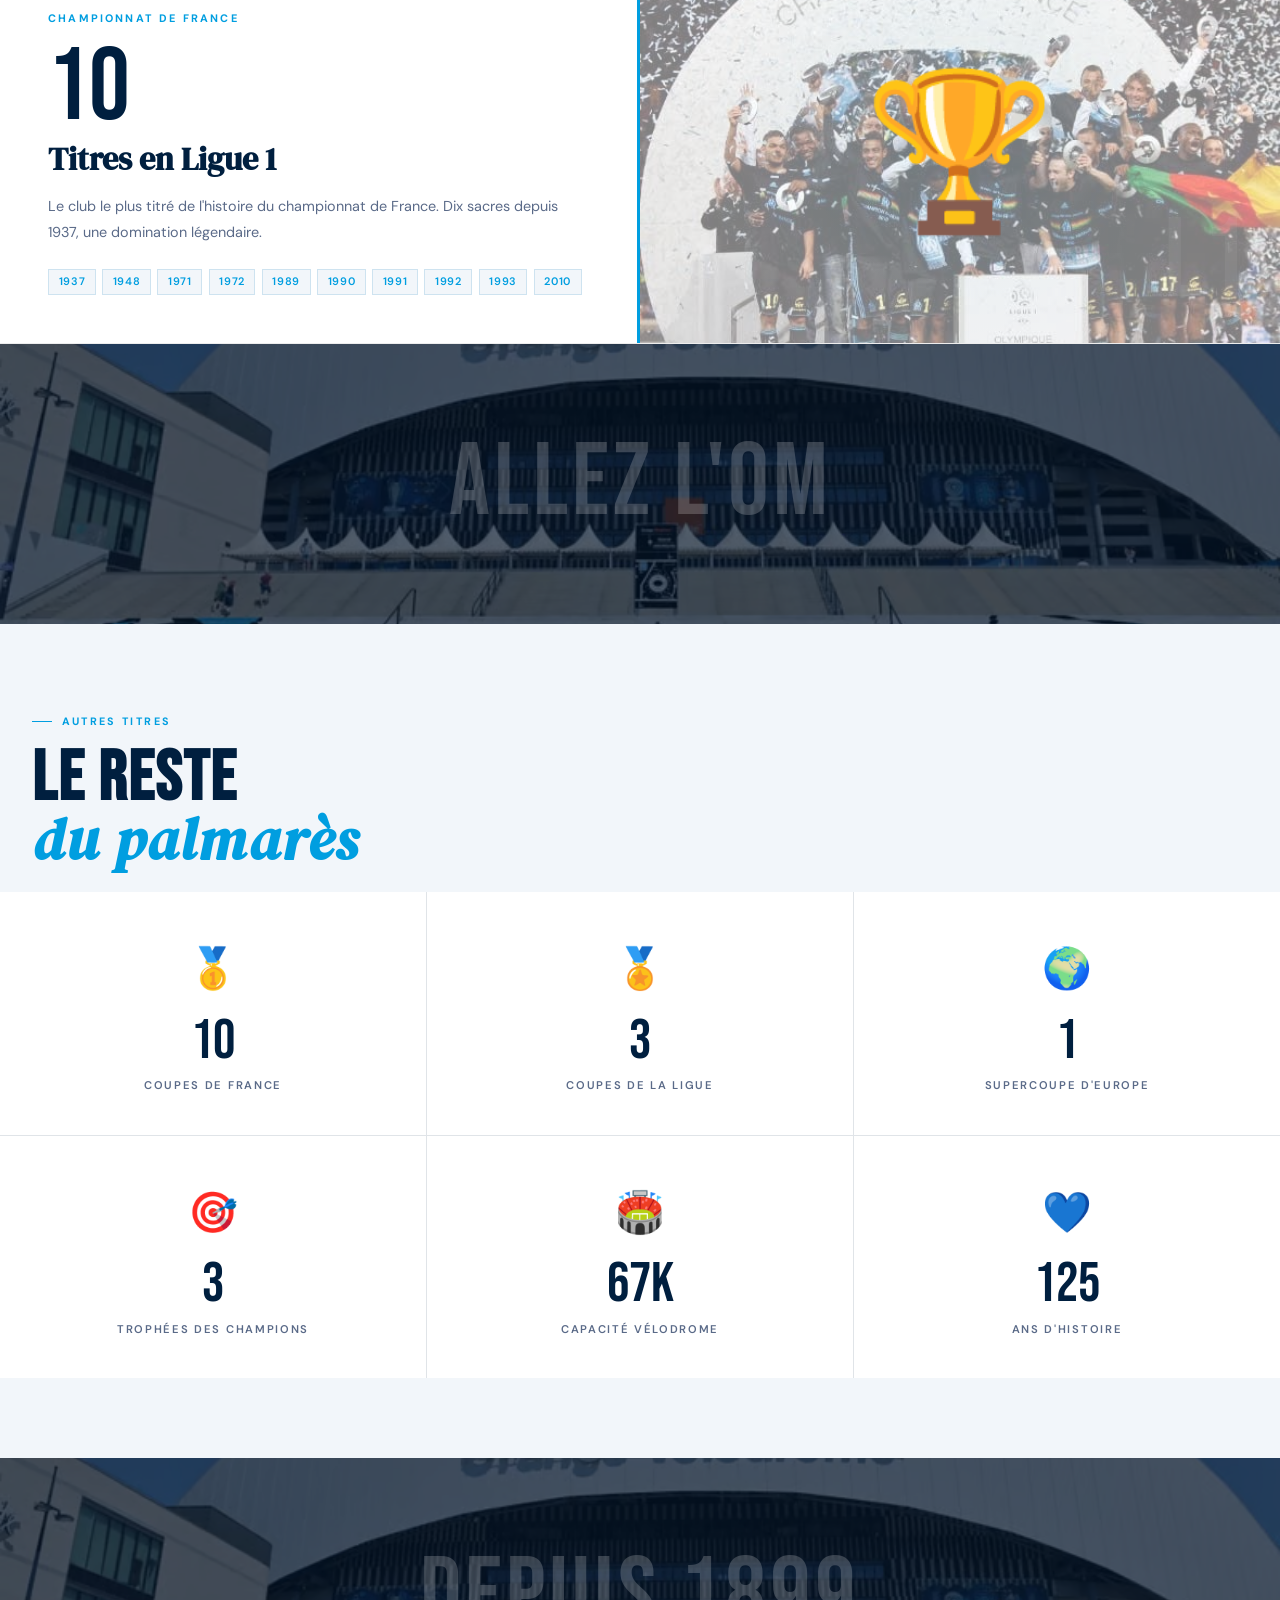
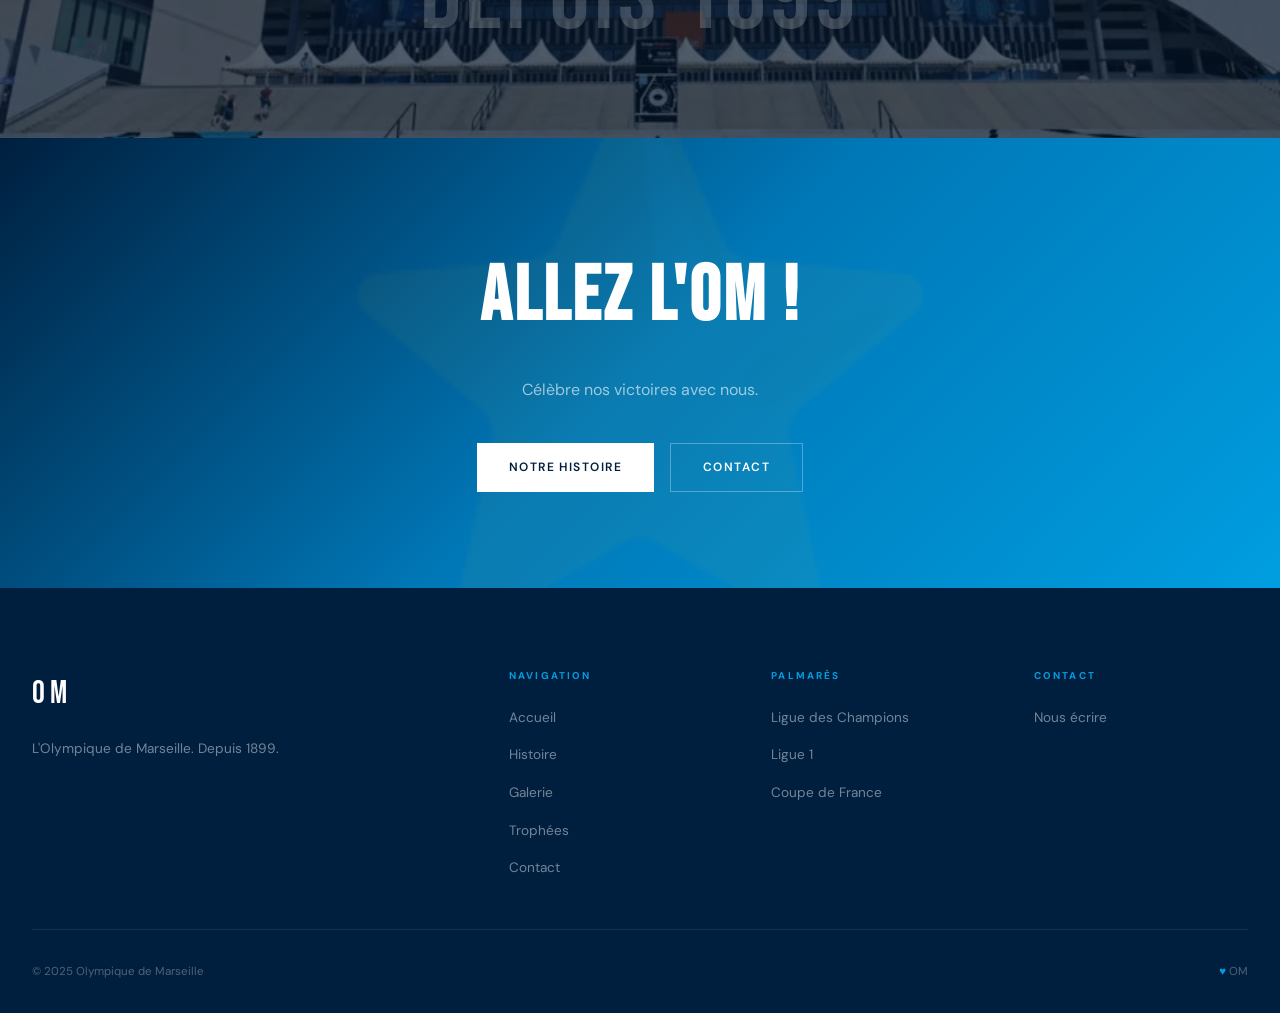
<file: om-site/parallax.html>
<!DOCTYPE html>
<html lang="fr">
<head>
  <meta charset="UTF-8">
  <meta name="viewport" content="width=device-width,initial-scale=1.0">
  <title>Trophées — Olympique de Marseille</title>
  <link rel="preconnect" href="https://fonts.googleapis.com">
  <link rel="preconnect" href="https://fonts.gstatic.com" crossorigin>
  <link href="https://fonts.googleapis.com/css2?family=Bebas+Neue&family=DM+Serif+Display:ital@0;1&family=DM+Sans:wght@300;400;500;600&display=swap" rel="stylesheet">
  <link rel="stylesheet" href="style.css">
  <style>
  /* ── PARALLAX HERO ── */
  .p-hero {
    position:relative;
    height:100svh; min-height:600px;
    display:flex; align-items:center; justify-content:center;
    overflow:hidden;
    background:transparent;
  }
  .p-hero::after {
    content:'';
    position:fixed;
    inset:0;
    background: url('images/tifo.jpg') center/cover no-repeat;
    z-index:-2;
    transform:scale(1.08);
  }
  .p-hero-overlay {
    position:absolute; inset:0; z-index:0;
    background:linear-gradient(to bottom, rgba(0,18,41,.55) 0%, rgba(0,18,41,.75) 60%, rgba(0,18,41,.97) 100%);
    pointer-events:none;
  }
  .p-stripes {
    position:absolute; inset:-100%;
    background:repeating-linear-gradient(-55deg,transparent 0,transparent 60px,rgba(255,255,255,.025) 60px,rgba(255,255,255,.025) 62px);
    animation:stripes 45s linear infinite;
    pointer-events:none;
  }
  @keyframes stripes{to{transform:translateX(124px) translateY(124px);}}

  .p-wm {
    position:absolute; top:50%; left:50%;
    z-index:1;
    transform:translate(-50%,-50%);
    font-family:var(--fd); font-size:clamp(35vw,50vw,60vw);
    color:rgba(255,255,255,.04); line-height:1;
    pointer-events:none; user-select:none;
    animation:wmBreathe 8s ease-in-out infinite;
  }
  @keyframes wmBreathe{0%,100%{opacity:.04;transform:translate(-50%,-50%) scale(1);}50%{opacity:.07;transform:translate(-50%,-50%) scale(1.02);}}

  .p-orb {
    position:absolute; border-radius:50%;
    pointer-events:none; z-index:1;
    filter:blur(90px);
    animation:orbDrift 14s ease-in-out infinite;
  }
  .p-orb-1{width:500px;height:500px;background:rgba(0,119,182,.35);top:-15%;left:-10%;animation-delay:0s;}
  .p-orb-2{width:350px;height:350px;background:rgba(0,158,224,.2);bottom:0;right:-5%;animation-delay:5s;}
  .p-orb-3{width:250px;height:250px;background:rgba(201,168,76,.12);top:30%;right:20%;animation-delay:9s;}
  @keyframes orbDrift{0%,100%{transform:translate(0,0);}33%{transform:translate(25px,-35px);}66%{transform:translate(-20px,25px);}}

  .p-stars {
    position:absolute; inset:0; z-index:1;
    background-image:
      radial-gradient(1px 1px at 10% 15%, rgba(255,255,255,.6), transparent),
      radial-gradient(1px 1px at 25% 60%, rgba(255,255,255,.4), transparent),
      radial-gradient(1.5px 1.5px at 45% 30%, rgba(255,255,255,.7), transparent),
      radial-gradient(1px 1px at 60% 75%, rgba(255,255,255,.5), transparent),
      radial-gradient(2px 2px at 75% 20%, rgba(0,158,224,.8), transparent),
      radial-gradient(1px 1px at 85% 55%, rgba(255,255,255,.4), transparent),
      radial-gradient(1.5px 1.5px at 92% 40%, rgba(255,255,255,.6), transparent),
      radial-gradient(1px 1px at 35% 85%, rgba(255,255,255,.3), transparent),
      radial-gradient(2px 2px at 55% 10%, rgba(0,158,224,.6), transparent),
      radial-gradient(1px 1px at 70% 90%, rgba(255,255,255,.4), transparent);
    animation:starTwinkle 4s ease-in-out infinite alternate;
    pointer-events:none;
  }
  @keyframes starTwinkle{0%{opacity:.6;}100%{opacity:1;}}

  /* ── CORRECTION CLÉ : padding-top pour passer sous la nav ── */
  .p-content {
    position:relative; z-index:3; text-align:center;
    /* On ajoute le padding de la nav + espace supplémentaire */
    padding:calc(var(--nav-h) + 3rem) 2rem 3rem;
    max-width:800px; width:100%;
    animation:revealUp .9s var(--ease) both;
    /* Centrage vertical compensé */
    margin-top:0;
  }
  .p-tag{display:inline-flex;align-items:center;gap:.6rem;font-size:.67rem;font-weight:600;letter-spacing:.25em;text-transform:uppercase;color:rgba(0,158,224,.9);margin-bottom:1rem;}
  .p-tag::before{content:'';width:22px;height:1px;background:var(--blue);display:block;}
  .p-h1{font-family:var(--fd);font-size:clamp(3.5rem,11vw,9rem);letter-spacing:4px;line-height:.9;color:#fff;text-shadow:0 0 80px rgba(0,158,224,.3);}
  .p-h1 em{font-family:var(--fs);font-style:italic;color:var(--blue);display:block;font-size:.65em;}
  .p-sub{font-size:clamp(.9rem,2vw,1.05rem);color:rgba(255,255,255,.6);max-width:580px;margin:1.2rem auto 0;}
  .p-scroll{position:absolute;bottom:2rem;left:50%;z-index:3;transform:translateX(-50%);display:flex;flex-direction:column;align-items:center;gap:.5rem;font-size:.62rem;font-weight:500;letter-spacing:.2em;text-transform:uppercase;color:rgba(255,255,255,.35);}
  .p-scroll::after{content:'';width:1px;height:40px;background:linear-gradient(to bottom,var(--blue),transparent);animation:scrollLine 2s ease-in-out infinite;}
  @keyframes scrollLine{0%,100%{opacity:1;}50%{opacity:.3;}}

  /* PARALLAX SECTIONS between trophies */
  .parallax-divider {
    height:280px;
    position:relative;
    overflow:hidden;
    display:flex;align-items:center;justify-content:center;
  }
  .parallax-divider::before {
    content:'';
    position:absolute;inset:0;
    background: url('images/velodrome.avif') center/cover no-repeat;
    z-index:0;
  }
  .parallax-divider::after {
    content:'';
    position:absolute;inset:0;
    background:rgba(0,18,41,.68);
    z-index:1;
  }
  .parallax-divider-text{position:relative;z-index:2;font-family:var(--fd);font-size:clamp(3rem,8vw,7rem);letter-spacing:4px;color:rgba(255,255,255,.2);}

  /* TROPHY CARDS */
  .trophy-section{background:var(--bg);}
  .trophy-hero-card{background:var(--white);display:grid;grid-template-columns:1fr 1fr;border-bottom:1px solid var(--border2);box-shadow:var(--shadow);}
  .thc-visual{position:relative;overflow:hidden;background:linear-gradient(135deg,#001229,#0077B6);display:flex;align-items:center;justify-content:center;min-height:380px;padding:3rem;}
  .thc-icon{font-size:clamp(7rem,12vw,11rem);animation:iconFloat 6s ease-in-out infinite;line-height:1;}
  .thc-visual-num{position:absolute;bottom:1.5rem;right:2rem;font-family:var(--fd);font-size:7rem;color:rgba(255,255,255,.06);line-height:1;}
  .thc-visual::before{content:'';position:absolute;inset:0;background:radial-gradient(circle at 50% 50%,rgba(0,158,224,.12),transparent 70%);}
  .thc-content{padding:3rem;display:flex;flex-direction:column;justify-content:center;border-left:3px solid var(--blue);}
  .thc-num{font-family:var(--fd);font-size:clamp(4rem,8vw,7rem);color:var(--navy);line-height:1;}
  .thc-label{font-size:.68rem;font-weight:700;letter-spacing:.2em;text-transform:uppercase;color:var(--blue);margin-bottom:.6rem;}
  .thc-title{font-family:var(--fs);font-size:clamp(1.4rem,3vw,2rem);color:var(--navy);margin-bottom:1rem;line-height:1.2;}
  .thc-desc{font-size:.9rem;color:var(--muted);line-height:1.75;margin-bottom:1.5rem;}
  .years-wrap{display:flex;flex-wrap:wrap;gap:.4rem;}
  .year-badge{background:var(--bg);border:1px solid var(--border);padding:.2rem .6rem;font-size:.68rem;font-weight:600;letter-spacing:.06em;color:var(--blue);}

  /* Minor trophies */
  .minor-grid{display:grid;grid-template-columns:repeat(3,1fr);gap:1px;background:var(--border2);}
  .minor-card{background:var(--white);padding:2.5rem 2rem;text-align:center;transition:background .3s,transform .3s var(--ease);border-top:3px solid transparent;}
  .minor-card:hover{background:var(--bg);transform:translateY(-4px);border-top-color:var(--blue);}
  .minor-icon{font-size:2.5rem;margin-bottom:.8rem;display:block;}
  .minor-num{font-family:var(--fd);font-size:3.5rem;color:var(--navy);line-height:1;}
  .minor-title{font-size:.7rem;font-weight:600;letter-spacing:.15em;text-transform:uppercase;color:var(--muted);margin-top:.4rem;}

  /* CTA BLOCK */
  .p-cta{position:relative;overflow:hidden;background:linear-gradient(135deg,#001F3F,#0077B6,#009EE0);padding:6rem 2rem;text-align:center;}
  .p-cta::before{content:'⭐';position:absolute;top:50%;left:50%;transform:translate(-50%,-50%);font-size:40vw;opacity:.04;pointer-events:none;}
  .p-cta h2{font-family:var(--fd);font-size:clamp(2.5rem,6vw,5rem);letter-spacing:3px;color:#fff;margin-bottom:1rem;position:relative;}
  .p-cta p{color:rgba(255,255,255,.6);font-size:1rem;margin-bottom:2.5rem;position:relative;}
  .p-cta-btns{display:flex;gap:1rem;justify-content:center;flex-wrap:wrap;position:relative;}

  /* ── RIPPLE ── */
  .ripple-overlay{position:fixed;inset:0;pointer-events:none;z-index:9999;overflow:hidden;}
  @keyframes rippleExpand{
    0%{transform:translate(-50%,-50%) scale(0);opacity:.55;}
    60%{opacity:.2;}
    100%{transform:translate(-50%,-50%) scale(1);opacity:0;}
  }
  .ripple-circle{
    position:absolute;width:120px;height:120px;border-radius:50%;
    background:radial-gradient(circle,rgba(0,158,224,.7) 0%,rgba(0,119,182,.3) 50%,transparent 100%);
    animation:rippleExpand .7s var(--ease) forwards;pointer-events:none;
  }
  @keyframes flashBurst{
    0%{opacity:0;transform:translate(-50%,-50%) scale(0);}
    15%{opacity:1;transform:translate(-50%,-50%) scale(.15);}
    100%{opacity:0;transform:translate(-50%,-50%) scale(1);}
  }
  .ripple-burst{
    position:absolute;width:40px;height:40px;border-radius:50%;
    border:2px solid rgba(0,158,224,.9);
    animation:flashBurst .6s var(--ease) forwards;pointer-events:none;
  }

  @media(max-width:1024px){.trophy-hero-card{grid-template-columns:1fr;}.thc-visual{min-height:220px;}.minor-grid{grid-template-columns:repeat(2,1fr);}}
  @media(max-width:600px){.minor-grid{grid-template-columns:1fr 1fr;}.thc-content{padding:2rem 1.5rem;}.p-cta-btns{flex-direction:column;align-items:center;}}
  </style>
</head>
<body>

<div class="ripple-overlay" id="ripple-overlay"></div>

<input type="checkbox" id="lang">
<input type="checkbox" id="nav-toggle">

<div class="mobile-menu">
  <label for="nav-toggle" class="mobile-close-label">✕</label>
  <a href="index.html"><span class="fr">Accueil</span><span class="en">Home</span></a>
  <a href="about.html"><span class="fr">Histoire</span><span class="en">History</span></a>
  <a href="gallery.html"><span class="fr">Galerie</span><span class="en">Gallery</span></a>
  <a href="parallax.html"><span class="fr">Trophées</span><span class="en">Trophies</span></a>
  <a href="contact.html">Contact</a>
  <label for="lang" class="lang-label"></label>
</div>

<nav>
  <div class="nav-inner">
    <a href="index.html" class="nav-logo">OM</a>
    <ul class="nav-links">
      <li><a href="index.html"><span class="fr">Accueil</span><span class="en">Home</span></a></li>
      <li><a href="about.html"><span class="fr">Histoire</span><span class="en">History</span></a></li>
      <li><a href="gallery.html"><span class="fr">Galerie</span><span class="en">Gallery</span></a></li>
      <li><a href="parallax.html" class="active"><span class="fr">Trophées</span><span class="en">Trophies</span></a></li>
      <li><a href="contact.html">Contact</a></li>
      <li><label for="lang" class="lang-label"></label></li>
    </ul>
    <label for="nav-toggle" class="hamburger"><span></span><span></span><span></span></label>
  </div>
</nav>

<!-- PARALLAX HERO -->
<div class="p-hero">
  <div class="p-hero-overlay"></div>
  <div class="p-stripes"></div>
  <div class="p-orb p-orb-1"></div>
  <div class="p-orb p-orb-2"></div>
  <div class="p-orb p-orb-3"></div>
  <div class="p-stars"></div>
  <div class="p-wm">OM</div>
  <div class="p-content">
    <p class="p-tag"><span class="fr">Palmarès officiel</span><span class="en">Official honours</span></p>
    <h1 class="p-h1">
      <span class="fr">PALMARÈS <em>LÉGENDAIRE</em></span>
      <span class="en">LEGENDARY <em>HONOURS</em></span>
    </h1>
    <p class="p-sub">
      <span class="fr">L'OM est le seul club français vainqueur de la Ligue des Champions. Une histoire unique dans le football mondial.</span>
      <span class="en">OM is the only French club to win the Champions League. A unique story in world football.</span>
    </p>
  </div>
  <div class="p-scroll"><span class="fr">Défiler</span><span class="en">Scroll</span></div>
</div>

<!-- TROPHY 1 — LIGUE DES CHAMPIONS -->
<div class="trophy-section">
  <div class="trophy-hero-card reveal">
    <div class="thc-visual" style="background:none;">
      <img src="images/ldc.jpg" alt="Ligue des Champions 1993" style="position:absolute;inset:0;width:100%;height:100%;object-fit:cover;opacity:.55;">
      <div class="thc-icon" style="position:relative;z-index:1;">⭐</div>
      <div class="thc-visual-num">1993</div>
    </div>
    <div class="thc-content">
      <div class="thc-label"><span class="fr">Le Graal européen</span><span class="en">The European Grail</span></div>
      <div class="thc-num">1</div>
      <h2 class="thc-title"><span class="fr">Ligue des Champions</span><span class="en">Champions League</span></h2>
      <p class="thc-desc">
        <span class="fr">Le 26 mai 1993 à Munich, l'OM bat l'AC Milan 1-0 grâce à un but de Basile Boli. Le seul club français à avoir jamais remporté la C1.</span>
        <span class="en">On May 26, 1993 in Munich, OM beat AC Milan 1-0 thanks to a goal by Basile Boli. The only French club to ever win the Champions League.</span>
      </p>
      <div class="years-wrap">
        <span class="year-badge">Munich — 26 Mai 1993</span>
        <span class="year-badge">vs AC Milan — 1-0</span>
        <span class="year-badge">Basile Boli ⚽</span>
      </div>
    </div>
  </div>
</div>

<!-- PARALLAX DIVIDER 1 -->
<div class="parallax-divider">
  <div class="parallax-divider-text">DROIT AU BUT</div>
</div>

<!-- TROPHY 2 — LIGUE 1 -->
<div class="trophy-section">
  <div class="trophy-hero-card reveal" style="direction:rtl">
    <div class="thc-visual" style="background:none;">
      <img src="images/ligue1.jpg" alt="Ligue 1" style="position:absolute;inset:0;width:100%;height:100%;object-fit:cover;opacity:.5;">
      <div class="thc-icon" style="position:relative;z-index:1;">🏆</div>
      <div class="thc-visual-num">L1</div>
    </div>
    <div class="thc-content" style="direction:ltr;border-left:none;border-right:3px solid var(--blue)">
      <div class="thc-label"><span class="fr">Championnat de France</span><span class="en">French Championship</span></div>
      <div class="thc-num">10</div>
      <h2 class="thc-title"><span class="fr">Titres en Ligue 1</span><span class="en">Ligue 1 Titles</span></h2>
      <p class="thc-desc">
        <span class="fr">Le club le plus titré de l'histoire du championnat de France. Dix sacres depuis 1937, une domination légendaire.</span>
        <span class="en">The most decorated club in French championship history. Ten titles since 1937, a legendary dominance.</span>
      </p>
      <div class="years-wrap">
        <span class="year-badge">1937</span><span class="year-badge">1948</span><span class="year-badge">1971</span>
        <span class="year-badge">1972</span><span class="year-badge">1989</span><span class="year-badge">1990</span>
        <span class="year-badge">1991</span><span class="year-badge">1992</span><span class="year-badge">1993</span>
        <span class="year-badge">2010</span>
      </div>
    </div>
  </div>
</div>

<!-- PARALLAX DIVIDER 2 -->
<div class="parallax-divider">
  <div class="parallax-divider-text">ALLEZ L'OM</div>
</div>

<!-- MINOR TROPHIES -->
<div style="background:var(--bg);padding:5rem 0">
  <div style="max-width:var(--max);margin:0 auto;padding:0 2rem">
    <div class="section-tag reveal"><span class="fr">Autres titres</span><span class="en">Other titles</span></div>
    <h2 class="section-title reveal"><span class="fr">Le reste <em>du palmarès</em></span><span class="en">The rest <em>of the honours</em></span></h2>
  </div>
  <div class="minor-grid reveal d1">
    <div class="minor-card"><span class="minor-icon">🥇</span><div class="minor-num">10</div><div class="minor-title"><span class="fr">Coupes de France</span><span class="en">French Cups</span></div></div>
    <div class="minor-card"><span class="minor-icon">🏅</span><div class="minor-num">3</div><div class="minor-title"><span class="fr">Coupes de la Ligue</span><span class="en">League Cups</span></div></div>
    <div class="minor-card"><span class="minor-icon">🌍</span><div class="minor-num">1</div><div class="minor-title"><span class="fr">Supercoupe d'Europe</span><span class="en">European Super Cup</span></div></div>
    <div class="minor-card"><span class="minor-icon">🎯</span><div class="minor-num">3</div><div class="minor-title"><span class="fr">Trophées des Champions</span><span class="en">Champions Trophies</span></div></div>
    <div class="minor-card"><span class="minor-icon">🏟️</span><div class="minor-num">67k</div><div class="minor-title"><span class="fr">Capacité Vélodrome</span><span class="en">Vélodrome capacity</span></div></div>
    <div class="minor-card"><span class="minor-icon">💙</span><div class="minor-num">125</div><div class="minor-title"><span class="fr">Ans d'histoire</span><span class="en">Years of history</span></div></div>
  </div>
</div>

<!-- PARALLAX DIVIDER 3 -->
<div class="parallax-divider">
  <div class="parallax-divider-text">DEPUIS 1899</div>
</div>

<!-- CTA -->
<div class="p-cta">
  <h2 class="reveal">ALLEZ L'OM !</h2>
  <p class="reveal d1"><span class="fr">Célèbre nos victoires avec nous.</span><span class="en">Celebrate our victories with us.</span></p>
  <div class="p-cta-btns reveal d2">    
    <a href="about.html" class="btn btn-white"><span class="fr">Notre histoire</span><span class="en">Our history</span></a>
    <a href="contact.html" class="btn btn-outline" style="color:#fff;border-color:rgba(255,255,255,.3)">Contact</a>
  </div>
</div>

<footer>
  <div class="footer-inner">
    <div class="footer-grid">
      <div><span class="footer-logo">OM</span><p class="footer-desc"><span class="fr">L'Olympique de Marseille. Depuis 1899.</span><span class="en">Olympique de Marseille. Since 1899.</span></p></div>
      <div class="footer-col"><h4><span class="fr">Navigation</span><span class="en">Navigation</span></h4><ul><li><a href="index.html"><span class="fr">Accueil</span><span class="en">Home</span></a></li><li><a href="about.html"><span class="fr">Histoire</span><span class="en">History</span></a></li><li><a href="gallery.html"><span class="fr">Galerie</span><span class="en">Gallery</span></a></li><li><a href="parallax.html"><span class="fr">Trophées</span><span class="en">Trophies</span></a></li><li><a href="contact.html">Contact</a></li></ul></div>
      <div class="footer-col"><h4><span class="fr">Palmarès</span><span class="en">Honours</span></h4><ul><li><a href="#"><span class="fr">Ligue des Champions</span><span class="en">Champions League</span></a></li><li><a href="#">Ligue 1</a></li><li><a href="#"><span class="fr">Coupe de France</span><span class="en">French Cup</span></a></li></ul></div>
      <div class="footer-col"><h4>Contact</h4><ul><li><a href="contact.html"><span class="fr">Nous écrire</span><span class="en">Write to us</span></a></li></ul></div>
    </div>
    <div class="footer-bottom"><div>© 2025 Olympique de Marseille</div><div><span>♥</span> OM</div></div>
  </div>
</footer>

<script>
(function(){
  const overlay = document.getElementById('ripple-overlay');
  document.addEventListener('click', function(e){
    const r = document.createElement('div');
    r.className = 'ripple-circle';
    r.style.left = e.clientX + 'px';
    r.style.top  = e.clientY + 'px';
    overlay.appendChild(r);
    const b = document.createElement('div');
    b.className = 'ripple-burst';
    b.style.left = e.clientX + 'px';
    b.style.top  = e.clientY + 'px';
    overlay.appendChild(b);
    setTimeout(()=>{ r.remove(); b.remove(); }, 800);
  });
})();
</script>

</body>
</html>
</file>
<file: om-site/style.css>
/* ============================================================
   OLYMPIQUE DE MARSEILLE — PURE CSS, ZERO JAVASCRIPT
   Light theme · Responsive · FR/EN via CSS checkbox
   ============================================================ */

@import url('https://fonts.googleapis.com/css2?family=Bebas+Neue&family=DM+Serif+Display:ital@0;1&family=DM+Sans:wght@300;400;500;600&display=swap');

*,*::before,*::after{margin:0;padding:0;box-sizing:border-box;}

:root{
  --blue:    #009EE0;
  --blue-d:  #0077B6;
  --navy:    #001F3F;
  --gold:    #C9A84C;
  --bg:      #F2F6FA;
  --bg2:     #E4EDF6;
  --white:   #FFFFFF;
  --text:    #1A2540;
  --muted:   #5A6A88;
  --border:  rgba(0,119,182,.15);
  --border2: rgba(0,0,0,.07);
  --shadow:  0 4px 24px rgba(0,77,140,.09);
  --shadow2: 0 12px 48px rgba(0,77,140,.16);
  --fd:'Bebas Neue',sans-serif;
  --fs:'DM Serif Display',serif;
  --fb:'DM Sans',sans-serif;
  --nav-h:68px;
  --ease:cubic-bezier(.16,1,.3,1);
  --max:1360px;
}

html{scroll-behavior:smooth;}
body{font-family:var(--fb);background:var(--bg);color:var(--text);overflow-x:hidden;line-height:1.65;}

/* ── LANGUAGE TOGGLE (pure CSS) ──
   Structure: <input id="lang"> en tout premier dans <body>
   .fr → visible par défaut
   .en → caché par défaut
   Quand #lang est :checked → inverse
*/
#lang{display:none;}
.en{display:none!important;}
.fr{display:revert!important;}
#lang:checked ~ * .en{display:revert!important;}
#lang:checked ~ * .fr{display:none!important;}
#lang:checked ~ nav .lang-label::after{content:'FR';}
.lang-label::after{content:'EN';}

/* ── NAV ── */
nav{
  position:fixed;top:0;left:0;right:0;height:var(--nav-h);z-index:100;
}
.nav-inner{
  max-width:var(--max);margin:0 auto;height:100%;
  display:flex;align-items:center;justify-content:space-between;padding:0 2rem;
  background:rgba(255,255,255,.93);
  backdrop-filter:blur(20px);-webkit-backdrop-filter:blur(20px);
  box-shadow:0 1px 0 var(--border2),0 4px 20px rgba(0,77,140,.06);
}
.nav-logo{font-family:var(--fd);font-size:1.9rem;letter-spacing:5px;color:var(--navy);text-decoration:none;transition:color .3s;}
.nav-logo:hover{color:var(--blue);}
.nav-links{display:flex;align-items:center;gap:1.8rem;list-style:none;}
.nav-links a{font-size:.7rem;font-weight:600;letter-spacing:.18em;text-transform:uppercase;color:var(--muted);text-decoration:none;transition:color .3s;position:relative;padding-bottom:3px;}
.nav-links a::after{content:'';position:absolute;bottom:0;left:0;width:0;height:1.5px;background:var(--blue);transition:width .3s var(--ease);}
.nav-links a:hover{color:var(--navy);}
.nav-links a:hover::after{width:100%;}
.nav-links a.active{color:var(--blue);}
.nav-links a.active::after{width:100%;}

.lang-label{
  background:transparent;border:1.5px solid var(--border);
  color:var(--muted);padding:.35rem .9rem;
  font-family:var(--fb);font-size:.68rem;font-weight:700;letter-spacing:.12em;text-transform:uppercase;
  cursor:pointer;border-radius:3px;transition:all .3s;user-select:none;
}
.lang-label:hover{background:var(--blue);border-color:var(--blue);color:#fff;}

/* ── HAMBURGER (CSS only via checkbox) ── */
#nav-toggle{display:none;}
.hamburger{display:none;flex-direction:column;gap:5px;cursor:pointer;padding:6px;z-index:103;position:relative;}
.hamburger span{display:block;width:24px;height:2px;background:var(--navy);border-radius:2px;transition:all .35s var(--ease);transform-origin:center;}

#nav-toggle:checked ~ nav .hamburger span:nth-child(1){transform:translateY(7px) rotate(45deg);}
#nav-toggle:checked ~ nav .hamburger span:nth-child(2){opacity:0;transform:scaleX(0);}
#nav-toggle:checked ~ nav .hamburger span:nth-child(3){transform:translateY(-7px) rotate(-45deg);}

.mobile-menu{
  position:fixed;inset:0;background:var(--white);z-index:101;
  display:flex;flex-direction:column;align-items:center;justify-content:center;gap:2rem;
  transform:translateX(100%);transition:transform .5s var(--ease);
}
#nav-toggle:checked ~ .mobile-menu{transform:translateX(0);}
.mobile-menu a{font-family:var(--fd);font-size:3rem;letter-spacing:3px;color:var(--navy);text-decoration:none;transition:color .3s;}
.mobile-menu a:hover{color:var(--blue);}
.mobile-close-label{position:absolute;top:1.5rem;right:2rem;font-size:1.8rem;color:var(--muted);cursor:pointer;line-height:1;}
.mobile-close-label:hover{color:var(--navy);}

/* ── ANIMATIONS ── */
@keyframes revealUp{from{opacity:0;transform:translateY(28px);}to{opacity:1;transform:translateY(0);}}
@keyframes fadeIn{from{opacity:0;}to{opacity:1;}}
@keyframes ticker{from{transform:translateX(0);}to{transform:translateX(-50%);}}
@keyframes iconFloat{0%,100%{transform:translateY(0) rotate(-2deg);}50%{transform:translateY(-12px) rotate(2deg);}}

.reveal{animation:revealUp .8s var(--ease) both;}
.d1{animation-delay:.1s;}.d2{animation-delay:.2s;}.d3{animation-delay:.3s;}.d4{animation-delay:.4s;}.d5{animation-delay:.5s;}

/* ── UTILS ── */
.section{max-width:var(--max);margin:0 auto;padding:6rem 2rem;}
.section-tag{display:inline-flex;align-items:center;gap:.6rem;font-size:.67rem;font-weight:700;letter-spacing:.22em;text-transform:uppercase;color:var(--blue);margin-bottom:1rem;}
.section-tag::before{content:'';width:20px;height:1.5px;background:var(--blue);display:block;}
.section-title{font-family:var(--fd);font-size:clamp(2.6rem,5.5vw,5rem);letter-spacing:2px;line-height:.95;color:var(--navy);margin-bottom:1.5rem;}
.section-title em{font-family:var(--fs);font-style:italic;color:var(--blue);display:block;font-size:.82em;}
.section-lead{font-size:1rem;color:var(--muted);max-width:540px;line-height:1.8;}

/* ── BUTTONS ── */
.btn{display:inline-flex;align-items:center;gap:.6rem;padding:.85rem 2rem;font-family:var(--fb);font-size:.75rem;font-weight:600;letter-spacing:.12em;text-transform:uppercase;text-decoration:none;border:none;cursor:pointer;transition:all .3s var(--ease);}
.btn-primary{background:var(--blue);color:#fff;}
.btn-primary:hover{background:var(--blue-d);transform:translateY(-2px);box-shadow:var(--shadow);}
.btn-outline{background:transparent;color:var(--navy);border:1.5px solid var(--border);}
.btn-outline:hover{border-color:var(--blue);color:var(--blue);transform:translateY(-2px);}
.btn-arrow::after{content:'→';display:inline-block;transition:transform .3s var(--ease);}
.btn-arrow:hover::after{transform:translateX(5px);}
.btn-white{background:#fff;color:var(--navy);}
.btn-white:hover{background:var(--gold);color:#fff;transform:translateY(-2px);}

/* ── STATS ── */
.stats-grid{display:grid;grid-template-columns:repeat(4,1fr);gap:1px;background:var(--border2);border:1px solid var(--border2);box-shadow:var(--shadow);}
.stat-card{background:var(--white);padding:2.5rem 2rem;text-align:center;transition:background .3s,transform .3s var(--ease);border-top:3px solid transparent;}
.stat-card:hover{background:var(--bg);transform:translateY(-3px);border-top-color:var(--blue);}
.stat-num{font-family:var(--fd);font-size:clamp(3rem,6vw,5rem);letter-spacing:1px;color:var(--navy);line-height:1;}
.stat-label{font-size:.7rem;font-weight:600;letter-spacing:.14em;text-transform:uppercase;color:var(--muted);margin-top:.6rem;}
.stat-sub{font-size:.68rem;color:var(--blue);margin-top:.25rem;}

/* ── CARDS ── */
.card{background:var(--white);border:1px solid var(--border2);overflow:hidden;box-shadow:var(--shadow);transition:transform .4s var(--ease),box-shadow .4s;}
.card:hover{transform:translateY(-6px);box-shadow:var(--shadow2);}
.card-img-wrap{overflow:hidden;aspect-ratio:16/9;}
.card-img{width:100%;height:100%;object-fit:cover;display:block;transition:transform .6s var(--ease);}
.card:hover .card-img{transform:scale(1.05);}
.card-body{padding:1.8rem;}
.card-tag{font-size:.62rem;font-weight:700;letter-spacing:.2em;text-transform:uppercase;color:var(--blue);margin-bottom:.6rem;display:block;}
.card-title{font-family:var(--fs);font-size:1.2rem;color:var(--navy);margin-bottom:.6rem;line-height:1.3;}
.card-text{font-size:.85rem;color:var(--muted);line-height:1.75;}

/* ── DIVIDER ── */
.divider{width:100%;height:1px;background:linear-gradient(90deg,transparent,var(--border),transparent);}

/* ── FOOTER ── */
footer{background:var(--navy);padding:5rem 2rem 2rem;}
.footer-inner{max-width:var(--max);margin:0 auto;}
.footer-grid{display:grid;grid-template-columns:2fr 1fr 1fr 1fr;gap:3rem;padding-bottom:3rem;border-bottom:1px solid rgba(255,255,255,.08);margin-bottom:2rem;}
.footer-logo{font-family:var(--fd);font-size:2rem;letter-spacing:5px;color:#fff;display:block;margin-bottom:1rem;}
.footer-desc{font-size:.85rem;color:rgba(255,255,255,.45);line-height:1.8;max-width:280px;}
.footer-col h4{font-size:.62rem;font-weight:700;letter-spacing:.22em;text-transform:uppercase;color:var(--blue);margin-bottom:1.2rem;}
.footer-col ul{list-style:none;display:flex;flex-direction:column;gap:.7rem;}
.footer-col ul a{font-size:.85rem;color:rgba(255,255,255,.45);text-decoration:none;transition:color .3s;}
.footer-col ul a:hover{color:#fff;}
.footer-bottom{display:flex;justify-content:space-between;align-items:center;font-size:.72rem;color:rgba(255,255,255,.3);}
.footer-bottom span{color:var(--blue);}

/* ── RESPONSIVE ── */
@media(max-width:1024px){.stats-grid{grid-template-columns:repeat(2,1fr);}.footer-grid{grid-template-columns:1fr 1fr;}}
@media(max-width:768px){:root{--nav-h:60px;}.nav-links{display:none;}.hamburger{display:flex;}.section{padding:4.5rem 1.5rem;}.footer-grid{grid-template-columns:1fr 1fr;gap:2rem;}}
@media(max-width:480px){.stats-grid{grid-template-columns:1fr 1fr;}.footer-grid{grid-template-columns:1fr;}.footer-bottom{flex-direction:column;gap:.5rem;text-align:center;}}
</file>
